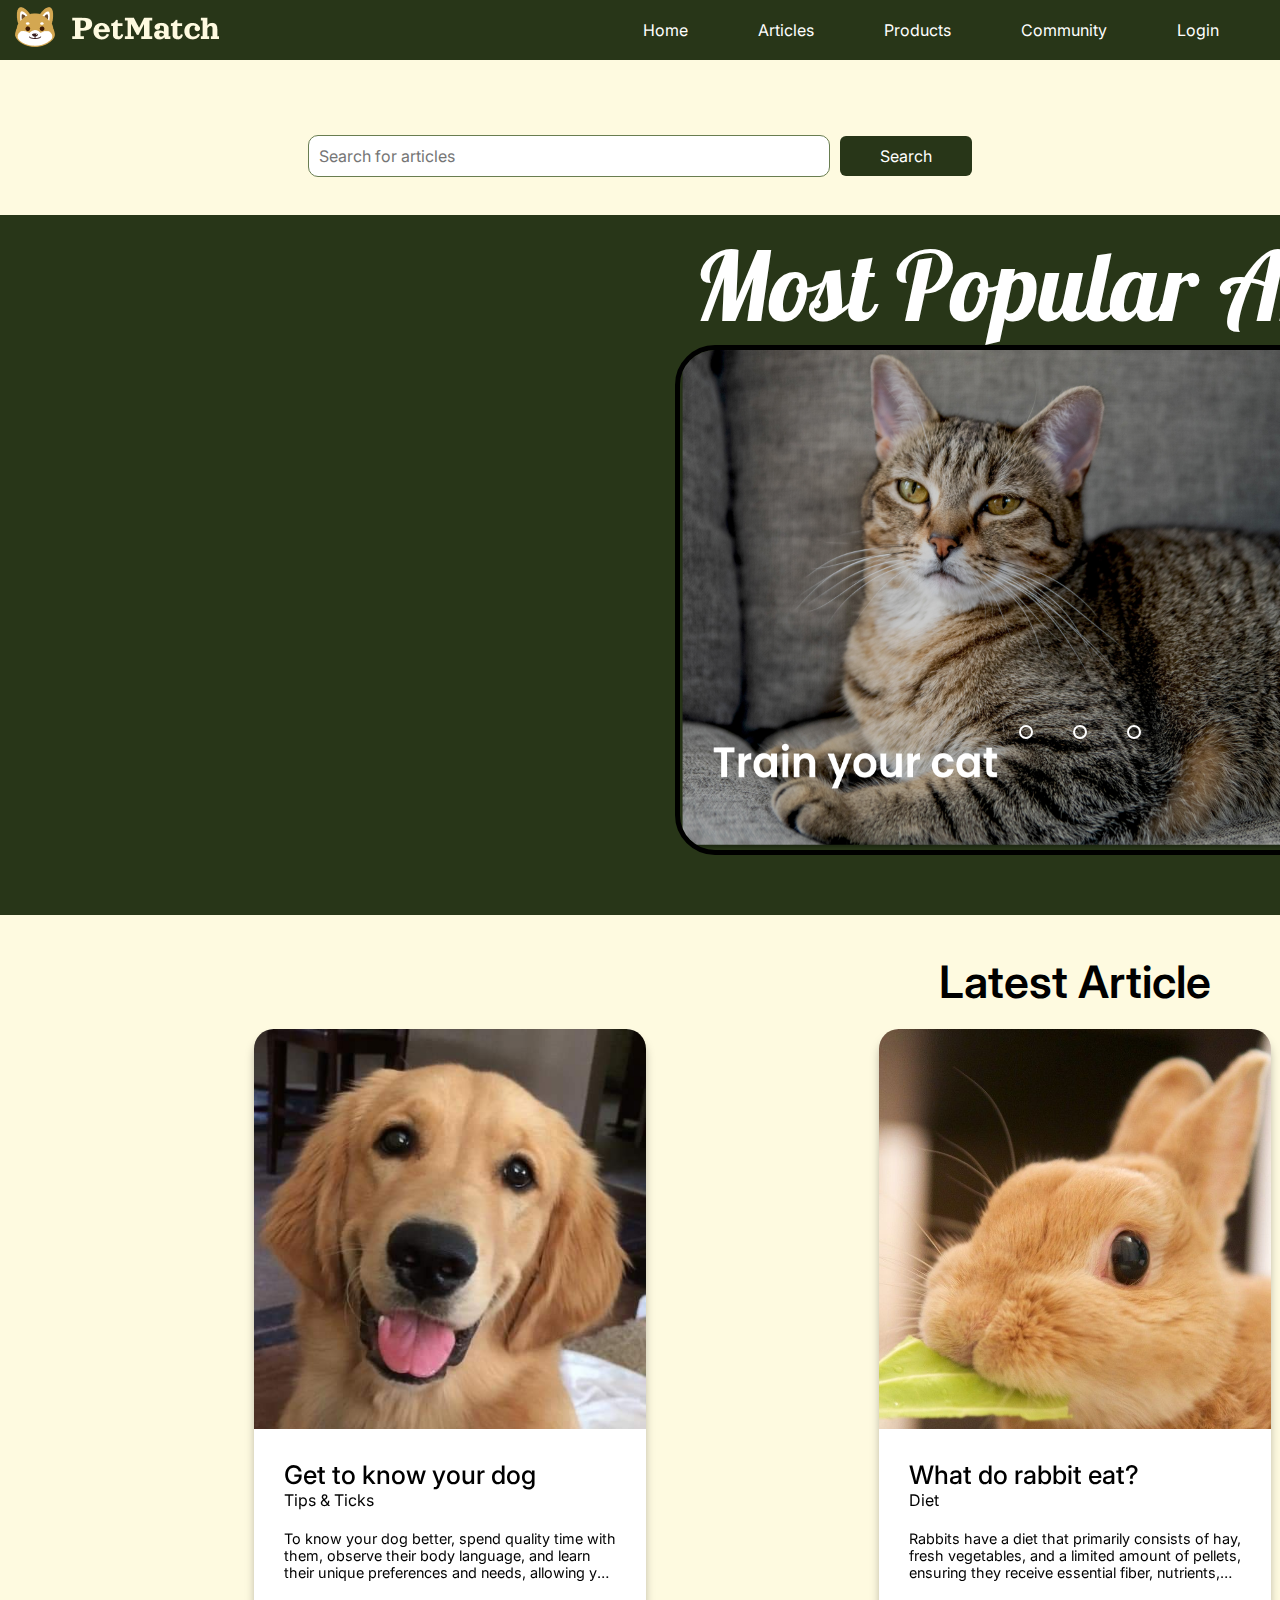
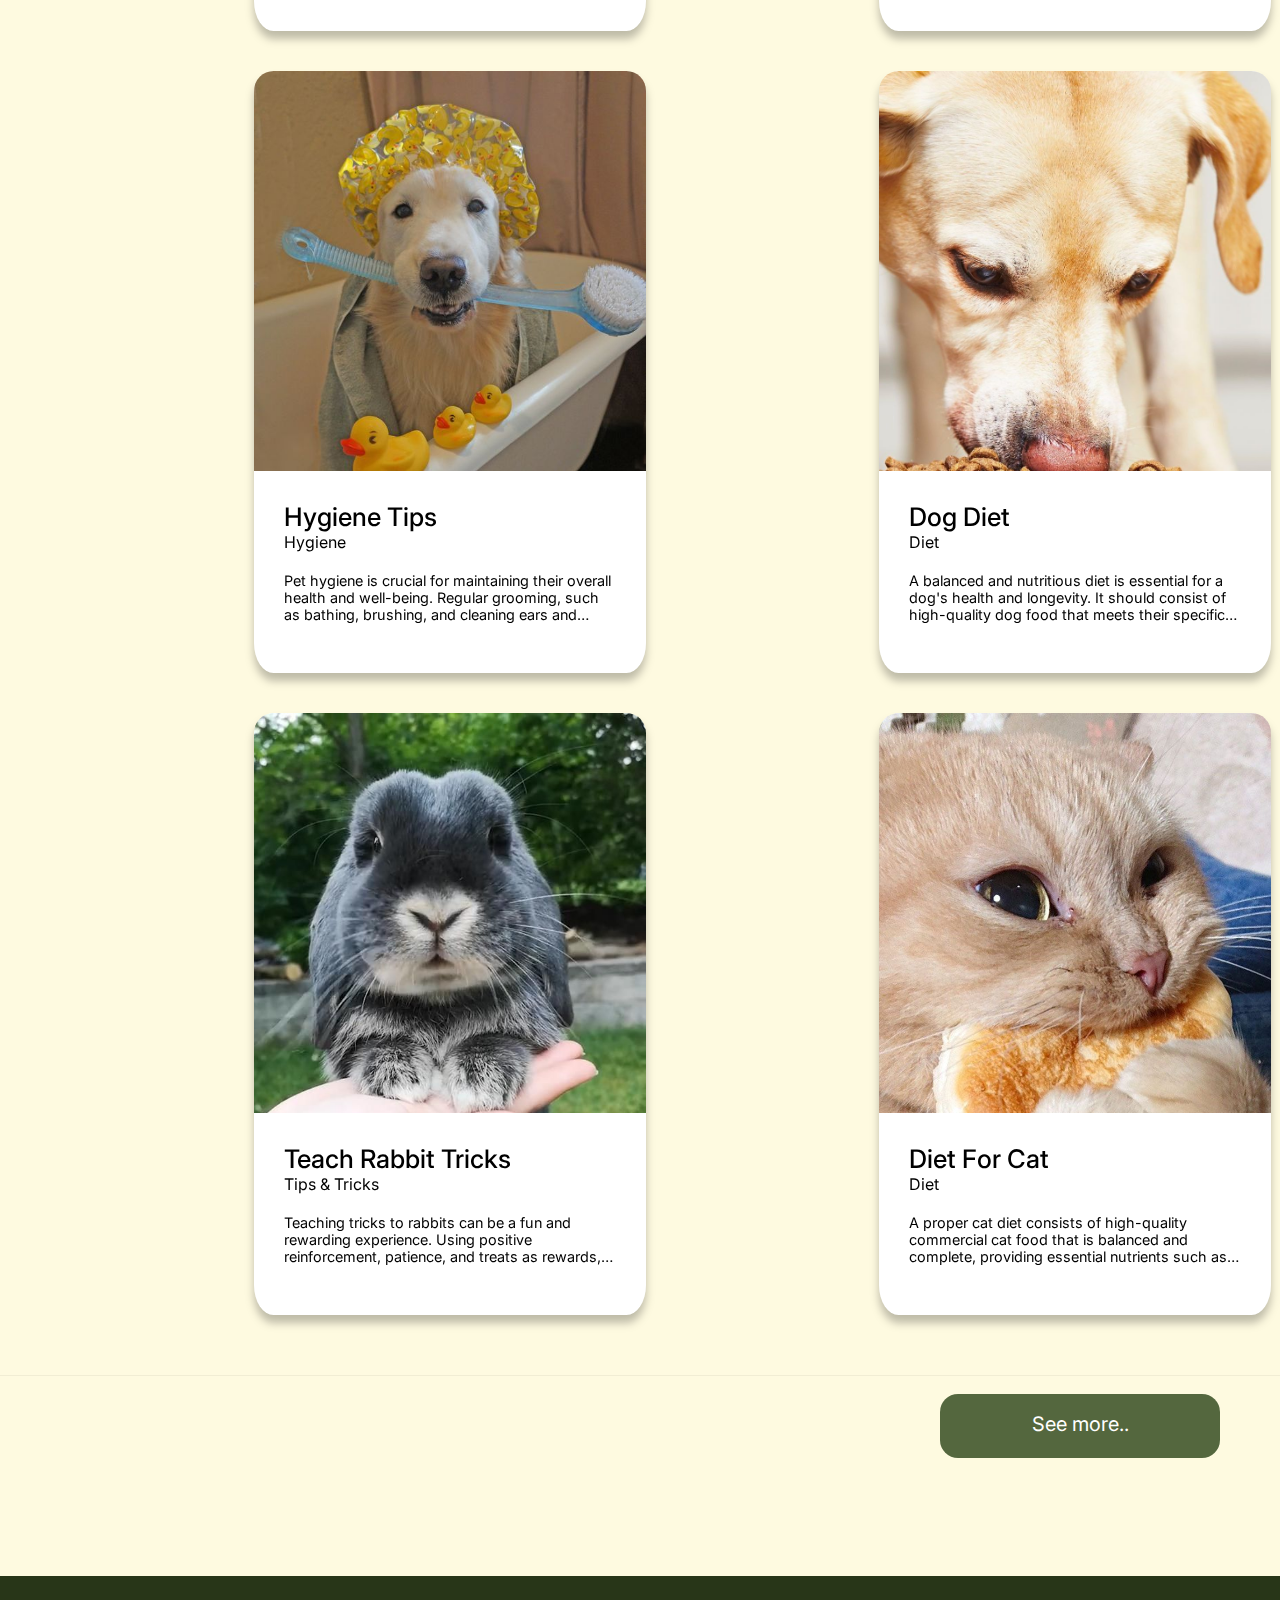
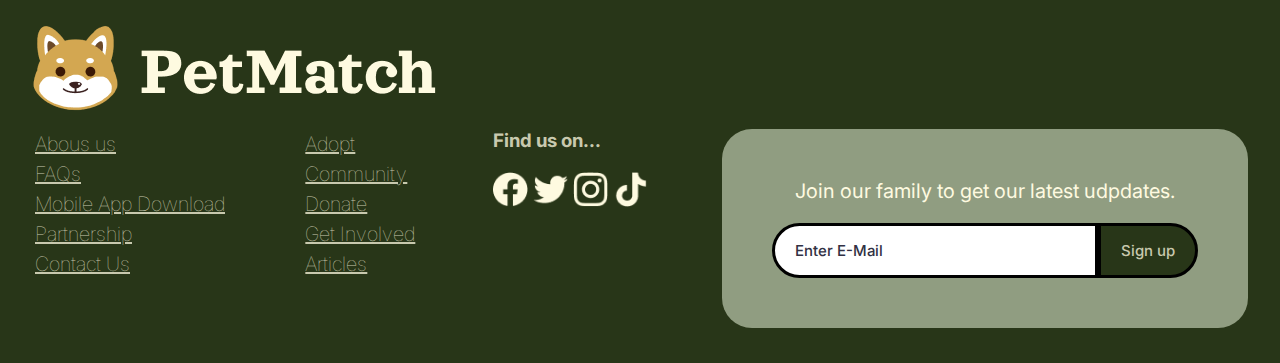
<file: pages/article.html>
<!DOCTYPE html>
<html lang="en">

<head>
    <meta charset="UTF-8">
    <meta http-equiv="X-UA-Compatible" content="IE=edge">
    <meta name="viewport" content="width=device-width, initial-scale=1.0">
    <title>Diet-page</title>
    <link rel="stylesheet" href="../assets/css/article.css">
    <link rel="stylesheet" href="https://fonts.googleapis.com/css?family=Inter">
    <link rel="preconnect" href="https://fonts.googleapis.com">
    <link rel="preconnect" href="https://fonts.gstatic.com" crossorigin>
    <link
        href="https://fonts.googleapis.com/css2?family=Galada&family=Nunito:wght@400;500;600;800&family=Orelega+One&family=Poppins:wght@400;500;600&display=swap"
        rel="stylesheet">
</head>

<body>
    <nav id="navbar">
        <div>
            <a href="../pages/index.html"><img src="../assets/LogoIcons/logo.png" alt="LOGO"></a>
        </div>
        <div id="navbar-container">
            <a href="../pages/index.html">Home</a>
            <a href="../pages/article.html">Articles</a>
            <a href="../pages/product-page.html">Products</a>
            <a href="../pages/community.html">Community</a>
            <a id="nav-profile" href="../pages/login.html">Login</a>
        </div>
    </nav>

    <div class="searchbar">
        <div class="search-container">
            <input type="text" id="search-input" placeholder="Search for articles">
            <button type="submit" id="search-button">Search</button>
        </div>
    </div>

    <div class="slider-wrapper">
        <div class="slide-title">Most Popular Article</div>
        <div class="slider">

            <div class="slide">
                <input type="radio" name="radio-btn" id="radio1">
                <input type="radio" name="radio-btn" id="radio2">
                <input type="radio" name="radio-btn" id="radio3">
                <div class="sliders first">
                    <img src="../assets/ArticleImg/traincat2.png" alt="">
                </div>
                <div class="sliders">
                    <img src="../assets/ArticleImg/Matedog2.png" alt="">
                </div>
                <div class="sliders">
                    <img src="../assets/ArticleImg/CatHygine2.png" alt="">
                </div>


                <div class="nagivation-btn">
                    <div class="nac-btn1"></div>
                    <div class="nac-btn2"></div>
                    <div class="nac-btn3"></div>
                </div>
            </div>

            <div class="nagivation-manual">
                <label for="radio1" class="manual-btn"></label>
                <label for="radio2" class="manual-btn"></label>
                <label for="radio3" class="manual-btn"></label>
            </div>
        </div>
    </div>

    <section id="article">
        <div class="article-heading">
            <h3>Latest Article</h3>
        </div>


        <div class="article-container">
            <div class="article-box">

                <div class="articleimg">
                    <img src="../assets/ArticleImg/AmazingFact.png" alt="article">
                </div>

                <div class="article-text">
                    <a href="#" class="article-title">Get to know your dog</a>
                    <span>Tips & Ticks</span>

                    <p>To know your dog better, spend quality time with them, observe their body language, and learn
                        their unique preferences and needs, allowing you to deepen your bond and provide the best care
                        possible.</p>
                </div>

            </div>

            <div class="article-box">

                <div class="articleimg">
                    <img src="../assets/ArticleImg/CutestBunny.png" alt="article">
                </div>

                <div class="article-text">
                    <a href="#" class="article-title">What do rabbit eat?</a>
                    <span>Diet</span>

                    <p>Rabbits have a diet that primarily consists of hay, fresh vegetables, and a limited amount of
                        pellets, ensuring they receive essential fiber, nutrients, and hydration necessary for their
                        overall health and well-being.</p>
                </div>

            </div>

            <div class="article-box">

                <div class="articleimg">
                    <img src="../assets/ArticleImg/BritishMonkey.jpg" alt="article">
                </div>

                <div class="article-text">
                    <a href="#" class="article-title">Monkey grooming</a>
                    <span>Gromming</span>

                    <p>Monkey grooming is a social behavior where monkeys groom each other by picking through fur,
                        removing parasites, and strengthening social bonds, playing a vital role in communication,
                        hygiene, and social cohesion within monkey communities.</p>
                </div>

            </div>
        </div>




        <div class="article-container">
            <div class="article-box">

                <div class="articleimg">
                    <img src="../assets/ArticleImg/DearLabby.jpg" alt="article">
                </div>

                <div class="article-text">
                    <a href="#" class="article-title">Hygiene Tips</a>
                    <span>Hygiene</span>

                    <p>Pet hygiene is crucial for maintaining their overall health and well-being. Regular grooming,
                        such as bathing, brushing, and cleaning ears and teeth, coupled with proper sanitation of their
                        living spaces, helps prevent infections, keeps them comfortable, and ensures a clean and safe
                        environment.</p>
                </div>

            </div>

            <div class="article-box">

                <div class="articleimg">
                    <img src="../assets/ArticleImg/SlowFeeder.jpg" alt="article">
                </div>

                <div class="article-text">
                    <a href="#" class="article-title">Dog Diet</a>
                    <span>Diet</span>

                    <p>
                        A balanced and nutritious diet is essential for a dog's health and longevity. It should consist
                        of high-quality dog food that meets their specific nutritional needs, including a proper balance
                        of proteins, carbohydrates, fats, vitamins, and minerals.</p>
                </div>

            </div>

            <div class="article-box">

                <div class="articleimg">
                    <img src="../assets/ArticleImg/GamerCapybara.jpg" alt="article">
                </div>

                <div class="article-text">
                    <a href="#" class="article-title">Capybara as pet?!</a>
                    <span>Tips & Tricks</span>

                    <p>While capybaras can make unique and rewarding pets, it's important to consider their specific
                        needs, which include providing a large outdoor space with access to water, maintaining a
                        balanced diet of grasses and vegetables, and ensuring regular social interaction and mental
                        stimulation for their well-being.</p>
                </div>

            </div>
        </div>

        <div class="article-container">
            <div class="article-box">

                <div class="articleimg">
                    <img src="../assets/ArticleImg/EasterRabbit.jpg" alt="article">
                </div>

                <div class="article-text">
                    <a href="#" class="article-title">Teach Rabbit Tricks</a>
                    <span>Tips & Tricks</span>

                    <p>Teaching tricks to rabbits can be a fun and rewarding experience. Using positive reinforcement,
                        patience, and treats as rewards, you can gradually train your rabbit to perform simple tricks
                        like hopping through hoops or standing on hind legs, strengthening the bond between you and your
                        furry friend.</p>
                </div>

            </div>

            <div class="article-box">

                <div class="articleimg">
                    <img src="../assets/ArticleImg/TumblrUser.jpg" alt="article">
                </div>

                <div class="article-text">
                    <a href="#" class="article-title">Diet For Cat</a>
                    <span>Diet</span>

                    <p>A proper cat diet consists of high-quality commercial cat food that is balanced and complete,
                        providing essential nutrients such as protein, fats, vitamins, and minerals. It's important to
                        feed them appropriate portions based on their age, weight, and activity level to maintain a
                        healthy weight and overall well-being.</p>
                </div>

            </div>

            <div class="article-box">

                <div class="articleimg">
                    <img src="../assets/ArticleImg/MondayStrike.jpg" alt="article">
                </div>

                <div class="article-text">
                    <a href="#" class="article-title">Why My Cat Lazy??</a>
                    <span>Tips & Tricks</span>

                    <p>Cats may appear lazy due to natural feline behaviors such as conserving energy, being more active
                        during dawn and dusk, or simply having a relaxed temperament. However, if your cat's laziness is
                        accompanied by other concerning symptoms like decreased appetite or lethargy, it's best to
                        consult a veterinarian to rule out any underlying health issues.</p>
                </div>

            </div>
        </div>


    </section>

    <div class="seemore-wrapper">
        <div class="seemore-box">
            <p>See more..</p>
        </div>
    </div>

    <footer id="footer">
        <div id="footer-logo">
            <img src="../assets/LogoIcons/Footer-Logo.png" alt="LOGO">
        </div>

        <div class="footer-container">
            <div class="about-us-1">
                <a>Abous us</a>
                <a>FAQs</a>
                <a>Mobile App Download</a>
                <a>Partnership</a>
                <a>Contact Us</a>
            </div>

            <div class="about-us-2">
                <a>Adopt</a>
                <a>Community</a>
                <a>Donate</a>
                <a>Get Involved</a>
                <a>Articles</a>
            </div>

            <div class="find-us">
                <h3>Find us on...</h3>
                <br>
                <div class="social-media">
                    <img src="../assets/SocialMedia/Facebook - Negative.png" alt="">
                    <img src="../assets/SocialMedia/Twitter - Negative.png" alt="">
                    <img src="../assets/SocialMedia/Instagram - Negative.png" alt="">
                    <img src="../assets/SocialMedia/TikTok - Negative.png" alt="">
                </div>
            </div>

            <div class="get-updates">
                <label for="input-label">Join our family to get our latest udpdates.</label>
                <div class="input-container">
                    <input type="text" placeholder="Enter E-Mail" id="enter-email">
                    <input type="submit" value="Sign up">
                </div>
            </div>
        </div>
    </footer>

</body>
<script src="../js/main.js"></script>

</html>
</file>
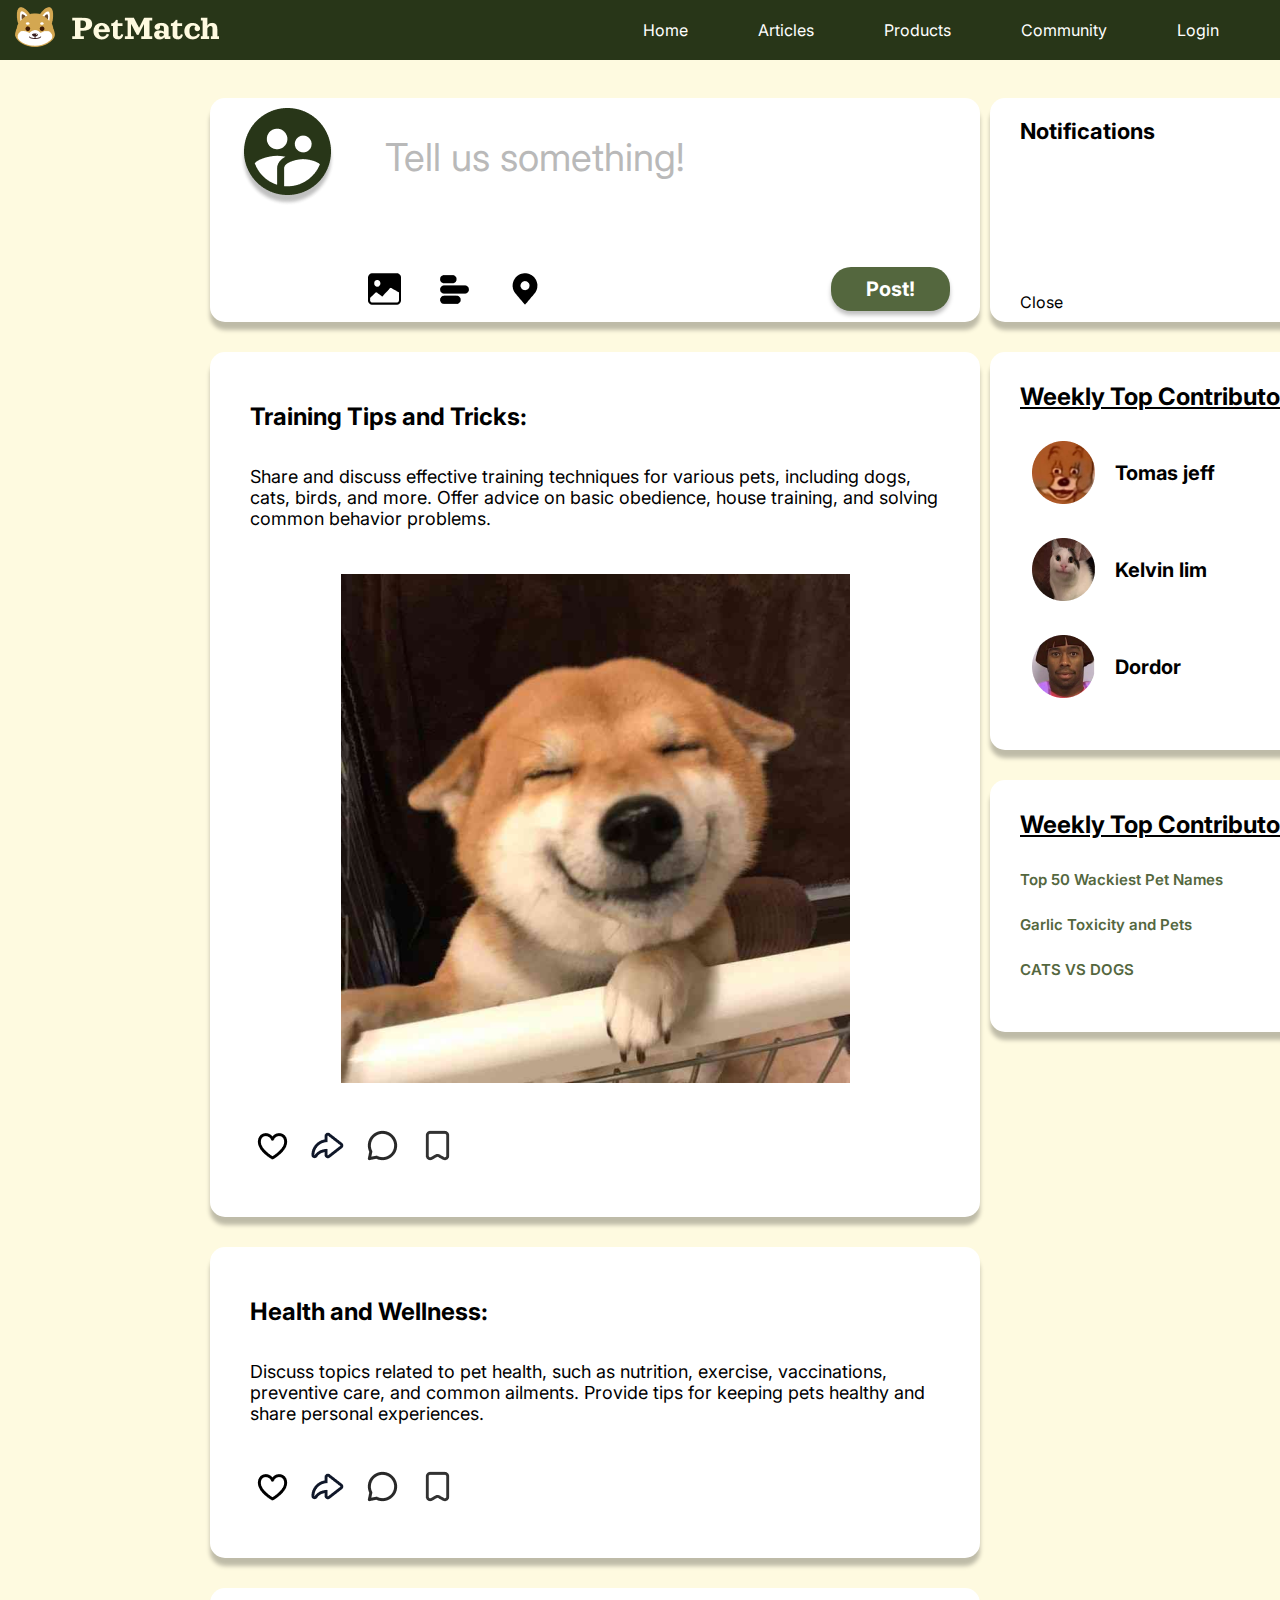
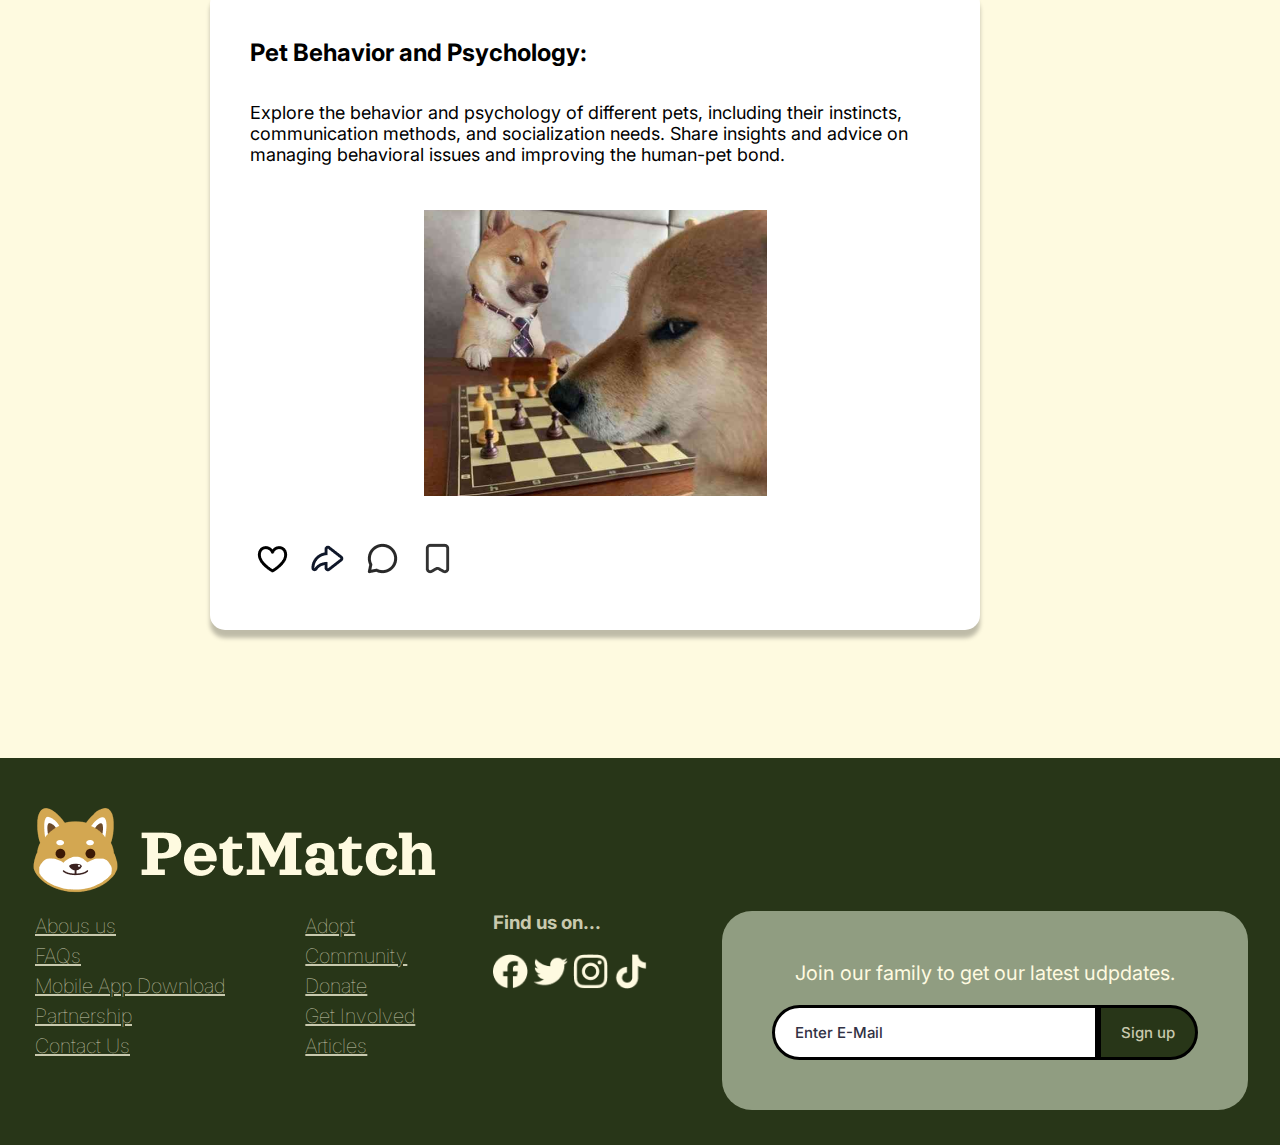
<file: pages/community.html>
<!DOCTYPE html>
<html lang="en">

<head>
    <meta charset="UTF-8">
    <meta http-equiv="X-UA-Compatible" content="IE=edge">
    <meta name="viewport" content="width=device-width, initial-scale=1.0">
    <title>Community</title>
    <link rel="stylesheet" href="../assets/css/community.css">
    <link rel="stylesheet" href="https://fonts.googleapis.com/css?family=Inter">
</head>

<body>
    <nav id="navbar">
        <div>
            <a href="../pages/index.html"><img src="../assets/LogoIcons/logo.png" alt="LOGO"></a>
        </div>
        <div id="navbar-container">
            <a href="../pages/index.html">Home</a>
            <a href="../pages/article.html">Articles</a>
            <a href="../pages/product-page.html">Products</a>
            <a href="../pages/community.html">Community</a>
            <a id="nav-profile" href="../pages/login.html">Login</a>
        </div>
    </nav>

    <div class="comunity">
        <div class="left-bar">
            <div class="top">
                <div class="a">
                    <img src="../assets/Comunity/UserIcon.png" alt="">
                    <div class="title">
                        <input type="text" name="title" placeholder="Tell us something!">
                    </div>
                </div>
                <div class="b">
                    <img src="../assets/Comunity/bi_image-fill.png" alt="">
                    <img src="../assets/Comunity/fluent_poll-horizontal-16-filled.png" alt="">
                    <img src="../assets/Comunity/carbon_location-filled.png" alt="">
                    <button>Post!</button>
                </div>
            </div>
            <div class="post">
                <div class="title">
                    <t>Training Tips and Tricks:</t>
                </div>
                <div class="info">
                    <p>Share and discuss effective training techniques for various pets, including
                        dogs, cats, birds, and more. Offer advice on basic obedience, house training, and
                        solving common behavior problems.</p>
                </div>
                <div class="g"><img src="../assets/Comunity/smiledog.png" alt=""></div>
                <div class="icon">
                    <div class="i"><img src="../assets/Comunity/heart-01 1.png" alt=""></div>
                    <div class="i"><img src="../assets/Comunity/share 1.png" alt=""></div>
                    <div class="i"><img src="../assets/Comunity/comment.png" alt=""></div>
                    <div class="i"><img src="../assets/Comunity/bookmark 3.png" alt=""></div>
                </div>
            </div>
            <div class="post">
                <div class="title">
                    <t>Health and Wellness:</t>
                </div>
                <div class="info">
                    <p>Discuss topics related to pet health, such as nutrition, exercise, vaccinations,
                        preventive care, and common ailments. Provide tips for keeping pets healthy
                        and share personal experiences.</p>
                </div>
                <div class="icon">
                    <div class="i"><img src="../assets/Comunity/heart-01 1.png" alt=""></div>
                    <div class="i"><img src="../assets/Comunity/share 1.png" alt=""></div>
                    <div class="i"><img src="../assets/Comunity/comment.png" alt=""></div>
                    <div class="i"><img src="../assets/Comunity/bookmark 3.png" alt=""></div>
                </div>
            </div>
            <div class="post">
                <div class="title">
                    <t>Pet Behavior and Psychology:</t>
                </div>
                <div class="info">
                    <p>Explore the behavior and psychology of different pets, including their instincts,
                        communication methods, and socialization needs. Share insights and advice on
                        managing behavioral issues and improving the human-pet bond.</p>
                </div>
                <div class="g"><img src="../assets/Comunity/chessdog.png" alt=""></div>
                <div class="icon">
                    <div class="i"><img src="../assets/Comunity/heart-01 1.png" alt=""></div>
                    <div class="i"><img src="../assets/Comunity/share 1.png" alt=""></div>
                    <div class="i"><img src="../assets/Comunity/comment.png" alt=""></div>
                    <div class="i"><img src="../assets/Comunity/bookmark 3.png" alt=""></div>
                </div>
            </div>
        </div>
        <div class="right-bar">
            <div id="notiv">
                <h1>Notifications</h1>
                <t id="button-cursor" onclick="Close()">Close</t>
            </div>
            <div id="top">
                <h1>Weekly Top Contributors</h1>
                <div class="user">
                    <img src="../assets/Comunity/tomas.png" alt="">
                    <t>Tomas jeff</t>
                </div>
                <div class="user">
                    <img src="../assets/Comunity/kelvin.png" alt="">
                    <t>Kelvin lim</t>
                </div>
                <div class="user">
                    <img src="../assets/Comunity/dordor.png" alt="">
                    <t>Dordor</t>
                </div>
            </div>
            <div class="hot">
                <h1>Weekly Top Contributors</h1>
                <ul>
                    <li>
                        <t>Top 50 Wackiest Pet Names</t>
                        <img src="../assets/Comunity/Arrow_Right.png" alt="">
                    </li>
                    <li>
                        <t>Garlic Toxicity and Pets</t>
                        <img src="../assets/Comunity/Arrow_Right.png" alt="">
                    </li>
                    <li>
                        <t>CATS VS DOGS</t>
                        <img src="../assets/Comunity/Arrow_Right.png" alt="">
                    </li>
                </ul>
            </div>
        </div>
    </div>



    <footer id="footer">
        <div id="footer-logo">
            <img src="../assets/LogoIcons/Footer-Logo.png" alt="LOGO">
        </div>

        <div class="footer-container">
            <div class="about-us-1">
                <a>Abous us</a>
                <a>FAQs</a>
                <a>Mobile App Download</a>
                <a>Partnership</a>
                <a>Contact Us</a>
            </div>

            <div class="about-us-2">
                <a>Adopt</a>
                <a>Community</a>
                <a>Donate</a>
                <a>Get Involved</a>
                <a>Articles</a>
            </div>

            <div class="find-us">
                <h3>Find us on...</h3>
                <br>
                <div class="social-media">
                    <img src="../assets/SocialMedia/Facebook - Negative.png" alt="">
                    <img src="../assets/SocialMedia/Twitter - Negative.png" alt="">
                    <img src="../assets/SocialMedia/Instagram - Negative.png" alt="">
                    <img src="../assets/SocialMedia/TikTok - Negative.png" alt="">
                </div>
            </div>

            <div class="get-updates">
                <label for="input-label">Join our family to get our latest udpdates.</label>
                <div class="input-container">
                    <input type="text" placeholder="Enter E-Mail" id="enter-email">
                    <input type="submit" value="Sign up">
                </div>
            </div>
        </div>
    </footer>

</body>
<script src="../js/main.js"></script>
<script src="../js/community.js"></script>

</html>
</file>
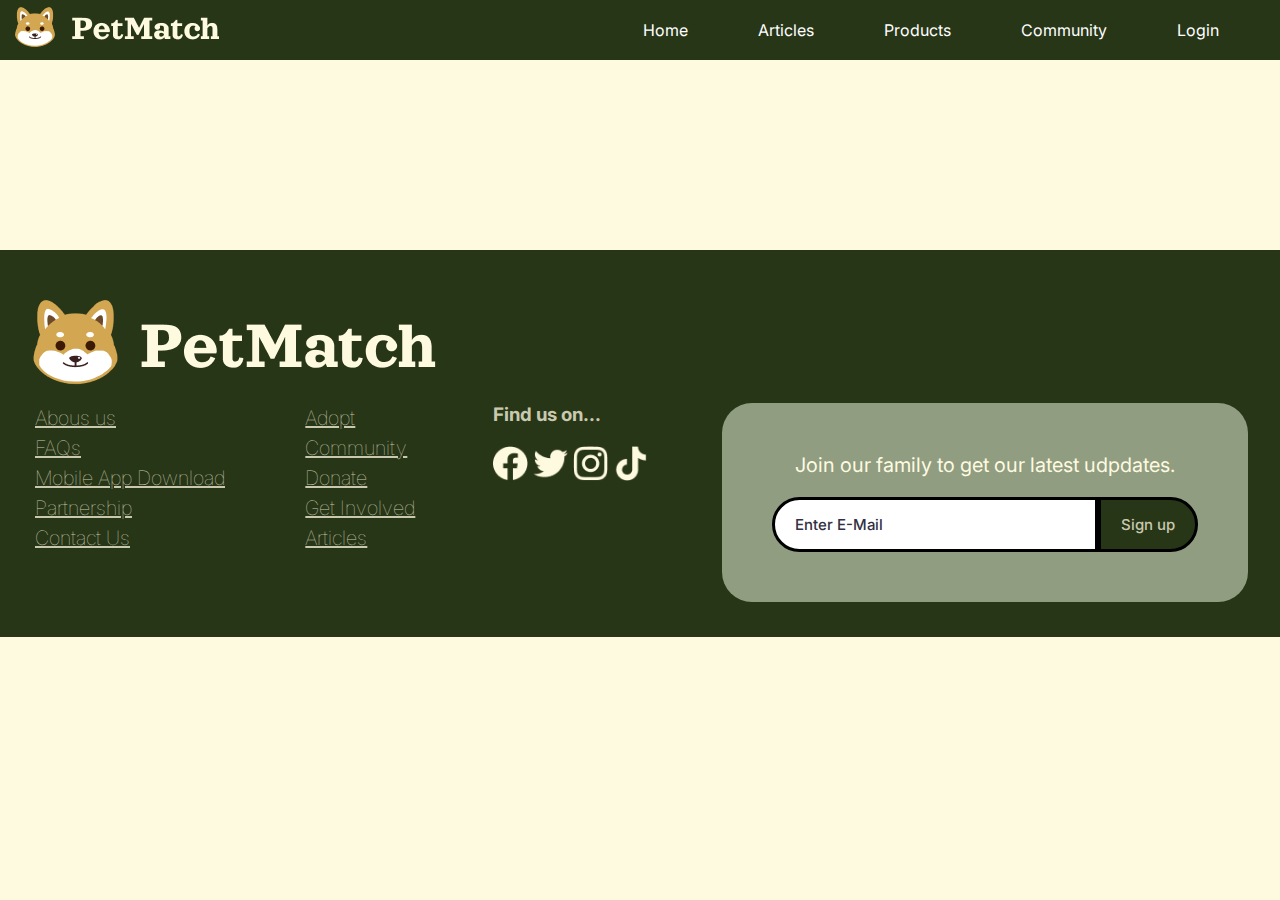
<file: pages/components.html>
<!DOCTYPE html>
<html lang="en">

<head>
    <meta charset="UTF-8">
    <meta http-equiv="X-UA-Compatible" content="IE=edge">
    <meta name="viewport" content="width=device-width, initial-scale=1.0">
    <title>Component</title>
    <link rel="stylesheet" href="../assets/css/components.css">
    <link rel="stylesheet" href="https://fonts.googleapis.com/css?family=Inter">
</head>

<body>
    <nav id="navbar">
        <div>
            <a href="../pages/index.html"><img src="../assets/LogoIcons/logo.png" alt="LOGO"></a>
        </div>
        <div id="navbar-container">
            <a href="../pages/index.html">Home</a>
            <a href="../pages/article.html">Articles</a>
            <a href="../pages/product-page.html">Products</a>
            <a href="../pages/community.html">Community</a>
            <a id="nav-profile" href="../pages/login.html">Login</a>
        </div>
    </nav>

    <footer id="footer">
        <div id="footer-logo">
            <img src="../assets/LogoIcons/Footer-Logo.png" alt="LOGO">
        </div>

        <div class="footer-container">
            <div class="about-us-1">
                <a>Abous us</a>
                <a>FAQs</a>
                <a>Mobile App Download</a>
                <a>Partnership</a>
                <a>Contact Us</a>
            </div>

            <div class="about-us-2">
                <a>Adopt</a>
                <a>Community</a>
                <a>Donate</a>
                <a>Get Involved</a>
                <a>Articles</a>
            </div>

            <div class="find-us">
                <h3>Find us on...</h3>
                <br>
                <div class="social-media">
                    <img src="../assets/SocialMedia/Facebook - Negative.png" alt="">
                    <img src="../assets/SocialMedia/Twitter - Negative.png" alt="">
                    <img src="../assets/SocialMedia/Instagram - Negative.png" alt="">
                    <img src="../assets/SocialMedia/TikTok - Negative.png" alt="">
                </div>
            </div>

            <div class="get-updates">
                <label for="input-label">Join our family to get our latest udpdates.</label>
                <div class="input-container">
                    <input type="text" placeholder="Enter E-Mail" id="enter-email">
                    <input type="submit" value="Sign up">
                </div>
            </div>

        </div>



    </footer>
</body>
<script src="../js/main.js"></script>

</html>
</file>
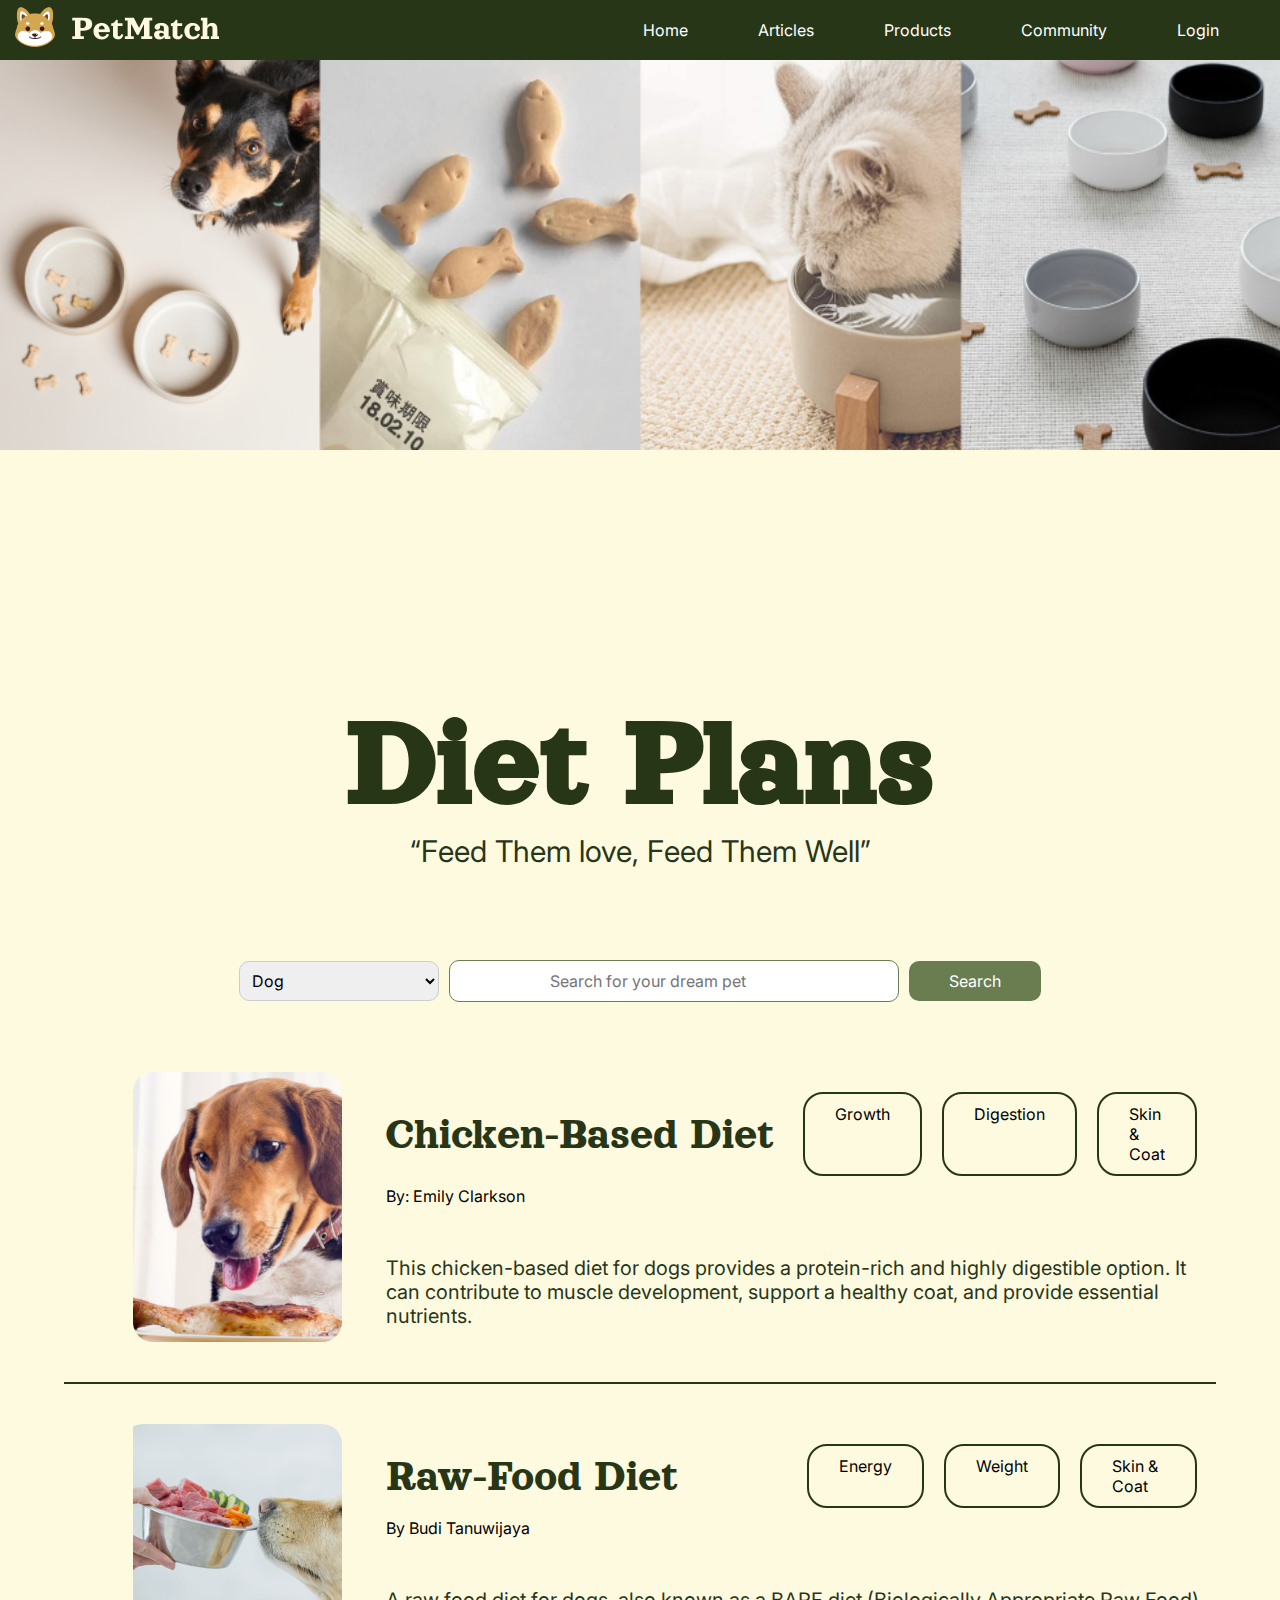
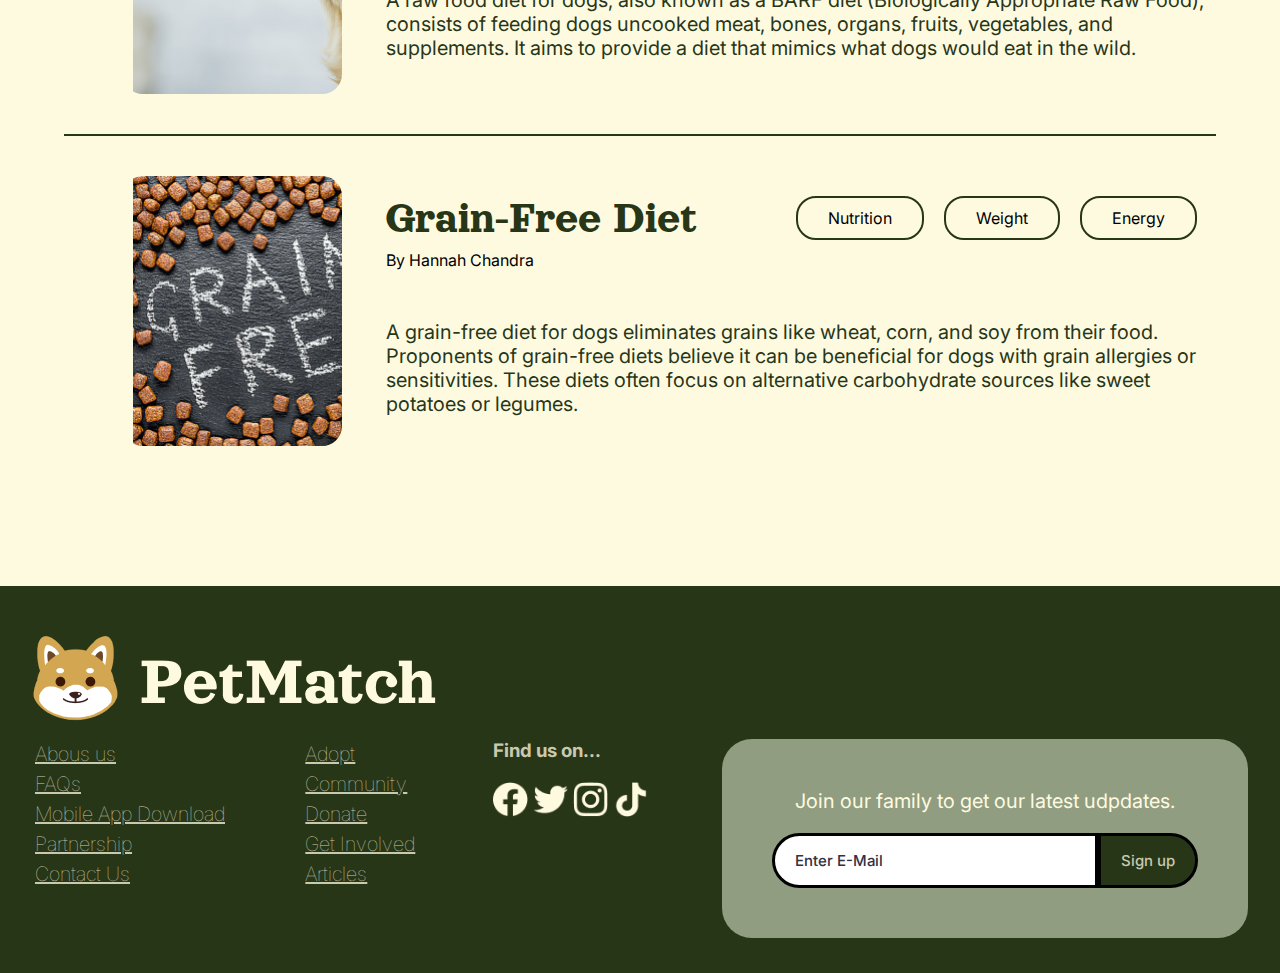
<file: pages/diet-page.html>
<!DOCTYPE html>
<html lang="en">

<head>
    <meta charset="UTF-8">
    <meta http-equiv="X-UA-Compatible" content="IE=edge">
    <meta name="viewport" content="width=device-width, initial-scale=1.0">
    <title>Article</title>
    <link rel="stylesheet" href="../assets/css/diet-page.css">
    <link rel="stylesheet" href="https://fonts.googleapis.com/css?family=Inter">
    <link rel="preconnect" href="https://fonts.googleapis.com">
    <link rel="preconnect" href="https://fonts.gstatic.com" crossorigin>
    <link
        href="https://fonts.googleapis.com/css2?family=Nunito:wght@400;500;600;800&family=Orelega+One&family=Poppins:wght@400;500;600&display=swap"
        rel="stylesheet">
</head>

<body>
    <nav id="navbar">
        <div>
            <a href="../pages/index.html"><img src="../assets/LogoIcons/logo.png" alt="LOGO"></a>
        </div>
        <div id="navbar-container">
            <a href="../pages/index.html">Home</a>
            <a href="../pages/article.html">Articles</a>
            <a href="../pages/product-page.html">Products</a>
            <a href="../pages/community.html">Community</a>
            <a id="nav-profile" href="../pages/login.html">Login</a>
        </div>
    </nav>

    <div class="heading-pic-wrapper">
        <div class="heading-pic">
            <img src="..\assets\diet pic\header pic.png" alt="">

        </div>
    </div>

    <div class="main">
        <div class="diet-plan-heading">
            <h1>Diet Plans</h1>
            <p>“Feed Them love, Feed Them Well”</p>
        </div>


    </div>

    <div class="searchbar">
        <div class="search-container">
            <div class="dropdown">
                <select id="animals">
                    <option value="dog">Dog</option>
                    <option value="cat">Cat</option>
                    <option value="rabbit">Rabbit</option>
                    <option value="others">Others</option>
                </select>
            </div>
            <input type="text" id="search-input" placeholder="Search for your dream pet">
            <button type="submit" id="search-button">Search</button>
        </div>
    </div>

    <div class="content clearfix">
        <div class="main-content">
            <!-- <div class="diet-plan-title">Title</div> -->

            <div class="diet-plan">
                <img src="../assets/diet pic/Mask group.png" alt="" class="dietimg">
                <div class="diet-plan-preview">
                    <div class="title">
                        <h1>Chicken-Based Diet</h1>
                        <div class="item">
                            <div class="catagory">Growth</div>
                            <div class="catagory">Digestion</div>
                            <div class="catagory">Skin & Coat</div>
                        </div>
                    </div>
                    <p>By: Emily Clarkson</p>
                    <p class="preview-text">
                        This chicken-based diet for dogs provides a protein-rich and highly digestible option. It can
                        contribute to muscle development, support a healthy coat, and provide essential nutrients.
                    </p>
                </div>
            </div>
        </div>
        <hr>
        <div class="main-content">
            <!-- <div class="diet-plan-title">Title</div> -->

            <div class="diet-plan">
                <img src="../assets/diet pic/image 28.png" alt="" class="dietimg">
                <div class="diet-plan-preview">
                    <div class="title">
                        <h1>Raw-Food Diet</h1>
                        <div class="item">
                            <div class="catagory">Energy</div>
                            <div class="catagory">Weight</div>
                            <div class="catagory">Skin & Coat</div>
                        </div>
                    </div>
                    <p>By Budi Tanuwijaya</p>
                    <p class="preview-text">
                        A raw food diet for dogs, also known as a BARF diet (Biologically Appropriate Raw Food),
                        consists of feeding dogs uncooked meat, bones, organs, fruits, vegetables, and supplements. It
                        aims to provide a diet that mimics what dogs would eat in the wild.
                    </p>
                </div>
            </div>
        </div>
        <hr>
        <div class="main-content">
            <!-- <div class="diet-plan-title">Title</div> -->

            <div class="diet-plan">
                <img src="../assets/diet pic/image 29.png" alt="" class="dietimg">
                <div class="diet-plan-preview">
                    <div class="title">
                        <h1>Grain-Free Diet</h1>
                        <div class="item">
                            <div class="catagory">Nutrition</div>
                            <div class="catagory">Weight</div>
                            <div class="catagory">Energy</div>
                        </div>
                    </div>
                    <p>By Hannah Chandra</p>
                    <p class="preview-text">
                        A grain-free diet for dogs eliminates grains like wheat, corn, and soy from their food.
                        Proponents of grain-free diets believe it can be beneficial for dogs with grain allergies or
                        sensitivities. These diets often focus on alternative carbohydrate sources like sweet potatoes
                        or legumes. </p>
                </div>
            </div>
        </div>
    </div>


    <footer id="footer">
        <div id="footer-logo">
            <img src="../assets/LogoIcons/Footer-Logo.png" alt="LOGO">
        </div>

        <div class="footer-container">
            <div class="about-us-1">
                <a>Abous us</a>
                <a>FAQs</a>
                <a>Mobile App Download</a>
                <a>Partnership</a>
                <a>Contact Us</a>
            </div>

            <div class="about-us-2">
                <a>Adopt</a>
                <a>Community</a>
                <a>Donate</a>
                <a>Get Involved</a>
                <a>Articles</a>
            </div>

            <div class="find-us">
                <h3>Find us on...</h3>
                <br>
                <div class="social-media">
                    <img src="../assets/SocialMedia/Facebook - Negative.png" alt="">
                    <img src="../assets/SocialMedia/Twitter - Negative.png" alt="">
                    <img src="../assets/SocialMedia/Instagram - Negative.png" alt="">
                    <img src="../assets/SocialMedia/TikTok - Negative.png" alt="">
                </div>
            </div>

            <div class="get-updates">
                <label for="input-label">Join our family to get our latest udpdates.</label>
                <div class="input-container">
                    <input type="text" placeholder="Enter E-Mail" id="enter-email">
                    <input type="submit" value="Sign up">
                </div>
            </div>
        </div>
    </footer>


</body>
<script src="../js/main.js"></script>

</html>
</file>
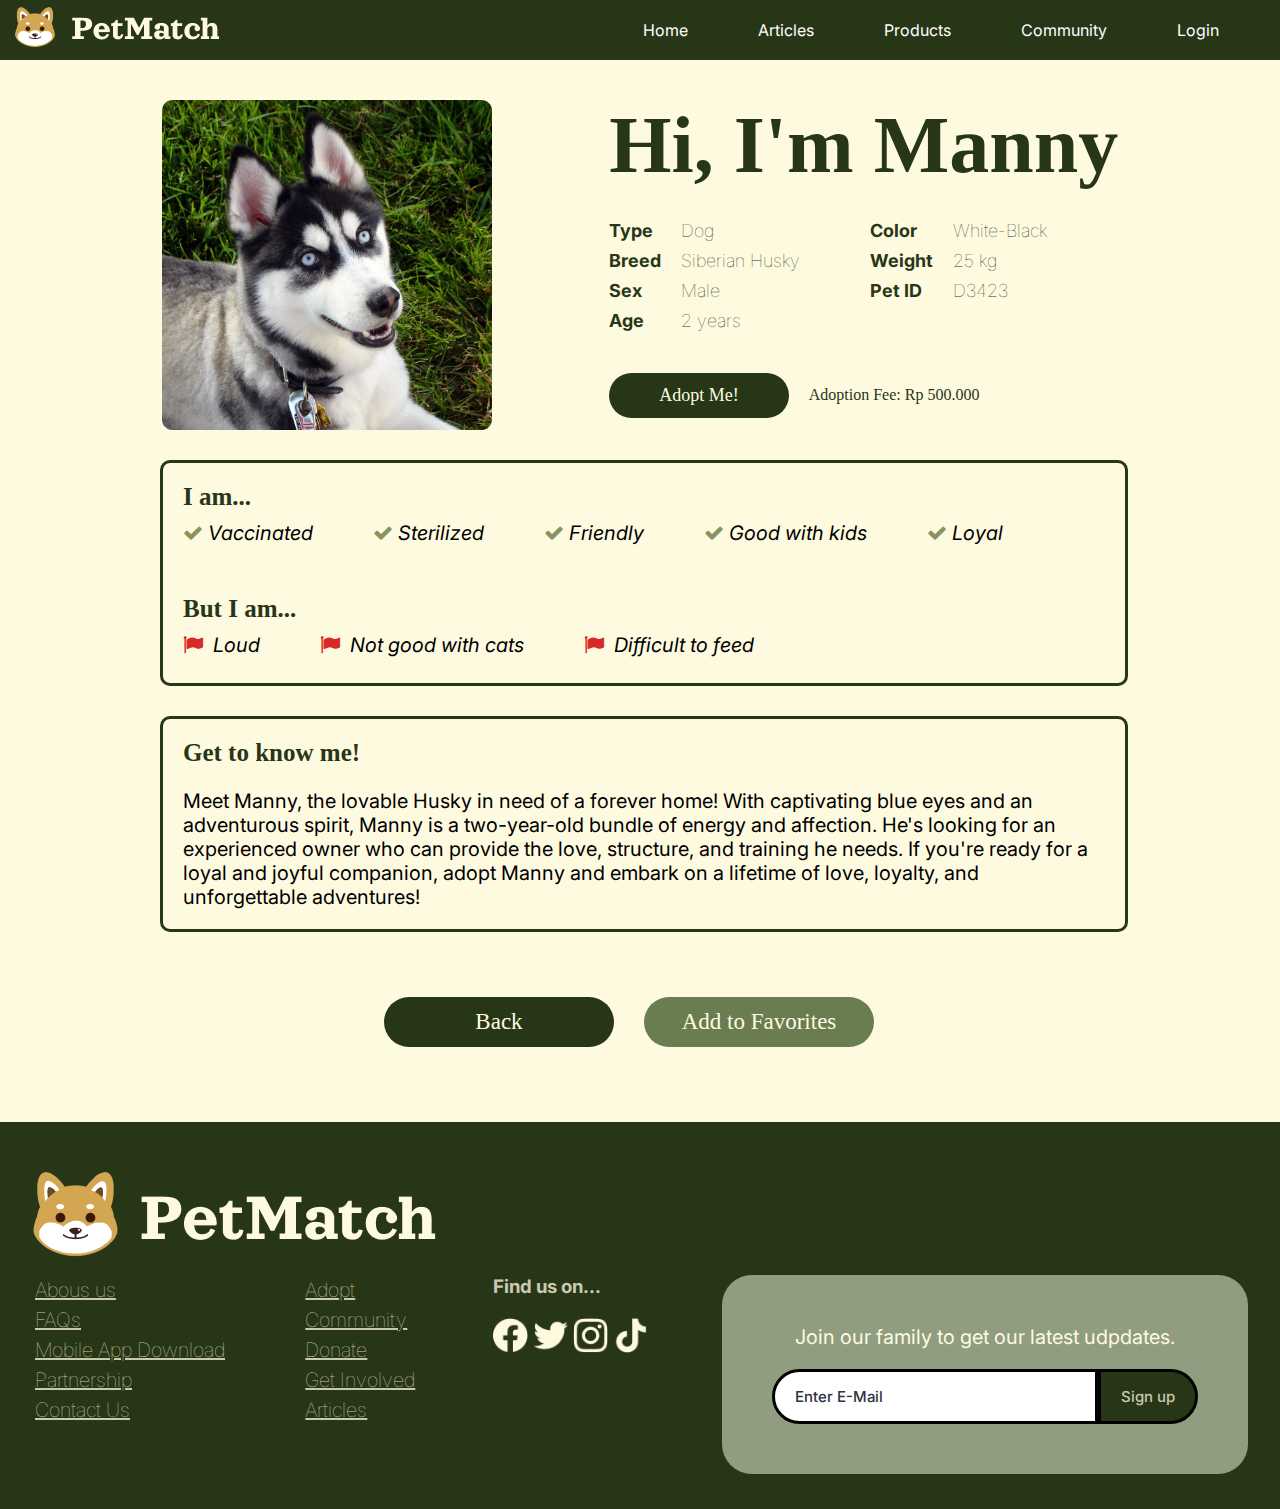
<file: pages/pet-profile.html>
<!DOCTYPE html>
<html lang="en">

<head>
    <meta charset="UTF-8">
    <meta http-equiv="X-UA-Compatible" content="IE=edge">
    <meta name="viewport" content="width=device-width, initial-scale=1.0">
    <title>Pet's Profile</title>
    <link rel="stylesheet" href="../assets/css/pet-profile.css">
    <link rel="stylesheet" href="https://cdnjs.cloudflare.com/ajax/libs/font-awesome/4.7.0/css/font-awesome.min.css">
    <link rel="stylesheet" href="https://fonts.googleapis.com/css?family=Inter">
</head>

<body>
    <nav id="navbar">
        <div>
            <a href="../pages/index.html"><img src="../assets/LogoIcons/logo.png" alt="LOGO"></a>
        </div>
        <div id="navbar-container">
            <a href="../pages/index.html">Home</a>
            <a href="../pages/article.html">Articles</a>
            <a href="../pages/product-page.html">Products</a>
            <a href="../pages/community.html">Community</a>
            <a id="nav-profile" href="../pages/login.html">Login</a>
        </div>
    </nav>

    <!-- profile -->
    <div id="profile">
        <img src="../assets/images/manny.png">
        <div class="details">
            <h2>Hi, I'm Manny</h2>
            <div class="left_right">
                <div class="left">
                    <ul class="title">
                        <li>Type</li>
                        <li>Breed</li>
                        <li>Sex</li>
                        <li>Age</li>
                    </ul>
                    <ul class="text">
                        <li>Dog</li>
                        <li>Siberian Husky</li>
                        <li>Male</li>
                        <li>2 years</li>
                    </ul>
                </div>
                <div class="right">
                    <ul class="title">
                        <li>Color</li>
                        <li>Weight</li>
                        <li>Pet ID</li>
                    </ul>
                    <ul class="text">
                        <li>White-Black</li>
                        <li>25 kg</li>
                        <li>D3423</li>
                    </ul>
                </div>
            </div>
            <div class="adoptMe">
                <button>Adopt Me!</button>
                <p>Adoption Fee: Rp 500.000</p>
            </div>
        </div>
    </div>

    <!-- pet info -->
    <div id="pet_info">
        <div class="i_am">
            <div class="title">I am...</div>
            <ul>
                <li><i class="fa fa-check"></i>Vaccinated</li>
                <li><i class="fa fa-check"></i>Sterilized</li>
                <li><i class="fa fa-check"></i>Friendly</li>
                <li><i class="fa fa-check"></i>Good with kids</li>
                <li><i class="fa fa-check"></i>Loyal</li>
            </ul>
        </div>
        <div class="but_i_am">
            <div class="title">But I am...</div>
            <ul>
                <li><i class="fa fa-flag"></i>Loud</li>
                <li><i class="fa fa-flag"></i>Not good with cats</li>
                <li><i class="fa fa-flag"></i>Difficult to feed</li>
            </ul>
        </div>
    </div>

    <div id="pet_desc">
        <div class="title">Get to know me!</div>
        <div class="text">
            Meet Manny, the lovable Husky in need of a forever home! With captivating blue eyes and an adventurous
            spirit, Manny is a two-year-old bundle of energy and affection. He's looking for an experienced owner who
            can provide the love, structure, and training he needs. If you're ready for a loyal and joyful companion,
            adopt Manny and embark on a lifetime of love, loyalty, and unforgettable adventures!
        </div>
    </div>

    <div id="buttons">
        <button class="back"><a href="rehome.html">Back</a></button>
        <button class="fav" onclick="addToFav()">Add to Favorites</button>
    </div>

    <footer id="footer">
        <div id="footer-logo">
            <img src="../assets/LogoIcons/Footer-Logo.png" alt="LOGO">
        </div>

        <div class="footer-container">
            <div class="about-us-1">
                <a>Abous us</a>
                <a>FAQs</a>
                <a>Mobile App Download</a>
                <a>Partnership</a>
                <a>Contact Us</a>
            </div>

            <div class="about-us-2">
                <a>Adopt</a>
                <a>Community</a>
                <a>Donate</a>
                <a>Get Involved</a>
                <a>Articles</a>
            </div>

            <div class="find-us">
                <h3>Find us on...</h3>
                <br>
                <div class="social-media">
                    <img src="../assets/SocialMedia/Facebook - Negative.png" alt="">
                    <img src="../assets/SocialMedia/Twitter - Negative.png" alt="">
                    <img src="../assets/SocialMedia/Instagram - Negative.png" alt="">
                    <img src="../assets/SocialMedia/TikTok - Negative.png" alt="">
                </div>
            </div>

            <div class="get-updates">
                <label for="input-label">Join our family to get our latest udpdates.</label>
                <div class="input-container">
                    <input type="text" placeholder="Enter E-Mail" id="enter-email">
                    <input type="submit" value="Sign up">
                </div>
            </div>
        </div>
    </footer>

</body>
<script src="../js/main.js"></script>

</html>
</file>
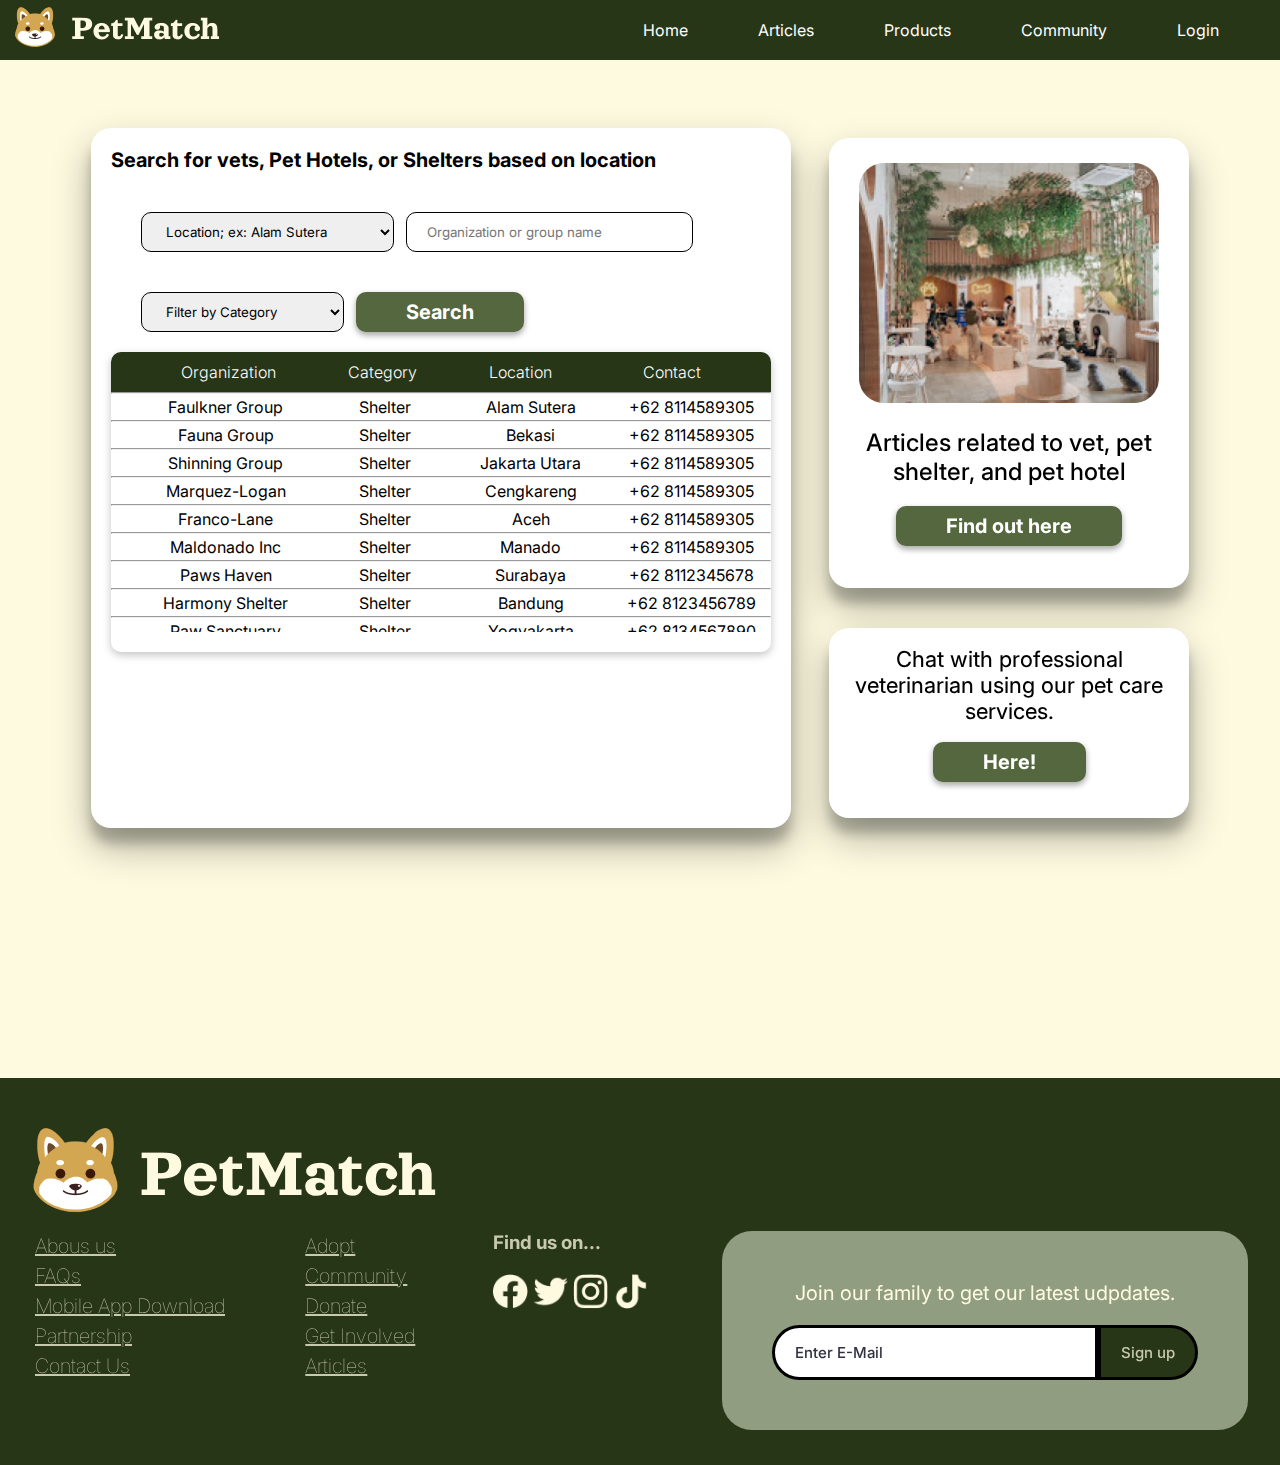
<file: pages/pet-service.html>
<!DOCTYPE html>
<html lang="en">

<head>
    <meta charset="UTF-8">
    <meta http-equiv="X-UA-Compatible" content="IE=edge">
    <meta name="viewport" content="width=device-width, initial-scale=1.0">
    <title>Pet-Service</title>
    <link rel="stylesheet" href="../assets/css/pet-service.css">
    <link rel="stylesheet" href="../assets/css/components.css">
    <link rel="stylesheet" href="https://fonts.googleapis.com/css?family=Inter">
</head>

<body>
    <nav id="navbar">
        <div>
            <a href="../pages/index.html"><img src="../assets/LogoIcons/logo.png" alt="LOGO"></a>
        </div>
        <div id="navbar-container">
            <a href="../pages/index.html">Home</a>
            <a href="../pages/article.html">Articles</a>
            <a href="../pages/product-page.html">Products</a>
            <a href="../pages/community.html">Community</a>
            <a id="nav-profile" href="../pages/login.html">Login</a>
        </div>
    </nav>

    <section id="shelter">
        <div id="container" class="styling">
            <p>Search for vets, Pet Hotels, or Shelters based on location</p>
            <div class="input-button">
                <select class="location button-sizing" name="option">
                    <option value="" disabled selected>Location; ex: Alam Sutera</option>
                    <option value="1">Jakarta</option>
                    <option value="2">Tangerang</option>
                    <option value="3">Bandung</option>
                    <option value="4">Aceh</option>
                    <option value="5">Papua</option>
                </select>
                <input class="button-sizing" id="location-name" type="text" name="Place Name"
                    placeholder="Organization or group name">
            </div>
            <div class="input-button">
                <select class="button-sizing" id="filter" name="filter">
                    <option value="" disabled selected>Filter by Category</option>
                    <option value="1">Vet</option>
                    <option value="2">Shelter</option>
                    <option value="3">Pet hotel</option>
                </select>
                <div class="here-button">
                    <p>Search</p>
                </div>
            </div>

            <div class="services">
                <div class="side">
                    <p>Organization</p>
                    <p class="margin-left">Category</p>
                    <p class="margin-left">Location</p>
                    <p>Contact</p>
                </div>
                <div class="scrollable-div" id="shelter-scroll">
                    <hr>
                    <div class="inline-text">
                        <div class="org test">
                            <h4>Faulkner Group</h4>
                        </div>
                        <div class="cate test">
                            <h4>Shelter</h4>
                        </div>
                        <div class="loc test">
                            <h4>Alam Sutera</h4>
                        </div>
                        <div class="cont test">
                            <h4>+62 8114589305</h4>
                        </div>
                    </div>
                    <hr>
                    <div class="inline-text">
                        <div class="org test">
                            <h4>Fauna Group</h4>
                        </div>
                        <div class="cate test">
                            <h4>Shelter</h4>
                        </div>
                        <div class="loc test">
                            <h4>Bekasi</h4>
                        </div>
                        <div class="cont test">
                            <h4>+62 8114589305</h4>
                        </div>
                    </div>
                    <hr>
                    <div class="inline-text">
                        <div class="org test">
                            <h4>Shinning Group</h4>
                        </div>
                        <div class="cate test">
                            <h4>Shelter</h4>
                        </div>
                        <div class="loc test">
                            <h4>Jakarta Utara</h4>
                        </div>
                        <div class="cont test">
                            <h4>+62 8114589305</h4>
                        </div>
                    </div>
                    <hr>
                    <div class="inline-text">
                        <div class="org test">
                            <h4>Marquez-Logan</h4>
                        </div>
                        <div class="cate test">
                            <h4>Shelter</h4>
                        </div>
                        <div class="loc test">
                            <h4>Cengkareng</h4>
                        </div>
                        <div class="cont test">
                            <h4>+62 8114589305</h4>
                        </div>
                    </div>
                    <hr>
                    <div class="inline-text">
                        <div class="org test">
                            <h4>Franco-Lane</h4>
                        </div>
                        <div class="cate test">
                            <h4>Shelter</h4>
                        </div>
                        <div class="loc test">
                            <h4>Aceh</h4>
                        </div>
                        <div class="cont test">
                            <h4>+62 8114589305</h4>
                        </div>
                    </div>
                    <hr>
                    <div class="inline-text">
                        <div class="org test">
                            <h4>Maldonado Inc</h4>
                        </div>
                        <div class="cate test">
                            <h4>Shelter</h4>
                        </div>
                        <div class="loc test">
                            <h4>Manado</h4>
                        </div>
                        <div class="cont test">
                            <h4>+62 8114589305</h4>
                        </div>
                    </div>
                    <hr>
                    <div class="inline-text">
                        <div class="org test">
                            <h4>Paws Haven</h4>
                        </div>
                        <div class="cate test">
                            <h4>Shelter</h4>
                        </div>
                        <div class="loc test">
                            <h4>Surabaya</h4>
                        </div>
                        <div class="cont test">
                            <h4>+62 8112345678</h4>
                        </div>
                    </div>
                    <hr>
                    <div class="inline-text">
                        <div class="org test">
                            <h4>Harmony Shelter</h4>
                        </div>
                        <div class="cate test">
                            <h4>Shelter</h4>
                        </div>
                        <div class="loc test">
                            <h4>Bandung</h4>
                        </div>
                        <div class="cont test">
                            <h4>+62 8123456789</h4>
                        </div>
                    </div>
                    <hr>
                    <div class="inline-text">
                        <div class="org test">
                            <h4>Paw Sanctuary</h4>
                        </div>
                        <div class="cate test">
                            <h4>Shelter</h4>
                        </div>
                        <div class="loc test">
                            <h4>Yogyakarta</h4>
                        </div>
                        <div class="cont test">
                            <h4>+62 8134567890</h4>
                        </div>
                    </div>
                    <hr>
                    <div class="inline-text">
                        <div class="org test">
                            <h4>Animal Haven</h4>
                        </div>
                        <div class="cate test">
                            <h4>Shelter</h4>
                        </div>
                        <div class="loc test">
                            <h4>Semarang</h4>
                        </div>
                        <div class="cont test">
                            <h4>+62 8145678901</h4>
                        </div>
                    </div>
                    <hr>
                    <div class="inline-text">
                        <div class="org test">
                            <h4>Whiskers Refuge</h4>
                        </div>
                        <div class="cate test">
                            <h4>Shelter</h4>
                        </div>
                        <div class="loc test">
                            <h4>Medan</h4>
                        </div>
                        <div class="cont test">
                            <h4>+62 8156789012</h4>
                        </div>
                    </div>
                    <hr>
                    <div class="inline-text">
                        <div class="org test">
                            <h4>Safe Haven</h4>
                        </div>
                        <div class="cate test">
                            <h4>Shelter</h4>
                        </div>
                        <div class="loc test">
                            <h4>Makassar</h4>
                        </div>
                        <div class="cont test">
                            <h4>+62 8167890123</h4>
                        </div>
                    </div>
                    <hr>
                    <div class="inline-text">
                        <div class="org test">
                            <h4>Love Paws Shelter</h4>
                        </div>
                        <div class="cate test">
                            <h4>Shelter</h4>
                        </div>
                        <div class="loc test">
                            <h4>Palembang</h4>
                        </div>
                        <div class="cont test">
                            <h4>+62 8178901234</h4>
                        </div>
                    </div>
                    <hr>
                    <div class="inline-text">
                        <div class="org test">
                            <h4>City Strays Rescue</h4>
                        </div>
                        <div class="cate test">
                            <h4>Shelter</h4>
                        </div>
                        <div class="loc test">
                            <h4>Pekanbaru</h4>
                        </div>
                        <div class="cont test">
                            <h4>+62 8189012345</h4>
                        </div>
                    </div>
                    <hr>
                    <div class="inline-text">
                        <div class="org test">
                            <h4>Animalo Shelter</h4>
                        </div>
                        <div class="cate test">
                            <h4>Shelter</h4>
                        </div>
                        <div class="loc test">
                            <h4>Padang</h4>
                        </div>
                        <div class="cont test">
                            <h4>+62 8190123456</h4>
                        </div>
                    </div>
                    <hr>
                    <div class="inline-text">
                        <div class="org test">
                            <h4>Paws Rescue</h4>
                        </div>
                        <div class="cate test">
                            <h4>Shelter</h4>
                        </div>
                        <div class="loc test">
                            <h4>Bali</h4>
                        </div>
                        <div class="cont test">
                            <h4>+62 8191234567</h4>
                        </div>
                    </div>
                    <hr>
                </div>
                <div class="scrollable-div" id="vet-scroll">
                    <div class="inline-text">
                        <div class="org test">
                            <h4>Paw Care Clinic</h4>
                        </div>
                        <div class="cate test">
                            <h4>Vets</h4>
                        </div>
                        <div class="loc test">
                            <h4>Jakarta</h4>
                        </div>
                        <div class="cont test">
                            <h4>+62 8234567890</h4>
                        </div>
                    </div>
                    <hr>
                    <div class="inline-text">
                        <div class="org test">
                            <h4>Furry Friends Vet</h4>
                        </div>
                        <div class="cate test">
                            <h4>Vets</h4>
                        </div>
                        <div class="loc test">
                            <h4>Surabaya</h4>
                        </div>
                        <div class="cont test">
                            <h4>+62 8245678901</h4>
                        </div>
                    </div>
                    <hr>
                    <div class="inline-text">
                        <div class="org test">
                            <h4>Pet Health Center</h4>
                        </div>
                        <div class="cate test">
                            <h4>Vets</h4>
                        </div>
                        <div class="loc test">
                            <h4>Bandung</h4>
                        </div>
                        <div class="cont test">
                            <h4>+62 8256789012</h4>
                        </div>
                    </div>
                    <hr>
                    <div class="inline-text">
                        <div class="org test">
                            <h4>Animal Care Clinic</h4>
                        </div>
                        <div class="cate test">
                            <h4>Vets</h4>
                        </div>
                        <div class="loc test">
                            <h4>Yogyakarta</h4>
                        </div>
                        <div class="cont test">
                            <h4>+62 8267890123</h4>
                        </div>
                    </div>
                    <hr>
                    <div class="inline-text">
                        <div class="org test">
                            <h4>Pet Wess Hospital</h4>
                        </div>
                        <div class="cate test">
                            <h4>Vets</h4>
                        </div>
                        <div class="loc test">
                            <h4>Semarang</h4>
                        </div>
                        <div class="cont test">
                            <h4>+62 8278901234</h4>
                        </div>
                    </div>
                    <hr>

                    <hr>
                    <div class="inline-text">
                        <div class="org test">
                            <h4>Swift Vets</h4>
                        </div>
                        <div class="cate test">
                            <h4>Vets</h4>
                        </div>
                        <div class="loc test">
                            <h4>Surabaya</h4>
                        </div>
                        <div class="cont test">
                            <h4>+62 8112345678</h4>
                        </div>
                    </div>
                    <hr>
                    <div class="inline-text">
                        <div class="org test">
                            <h4>Paws Care</h4>
                        </div>
                        <div class="cate test">
                            <h4>Vets</h4>
                        </div>
                        <div class="loc test">
                            <h4>Bandung</h4>
                        </div>
                        <div class="cont test">
                            <h4>+62 8123456789</h4>
                        </div>
                    </div>
                    <hr>
                    <div class="inline-text">
                        <div class="org test">
                            <h4>Friendly Vets</h4>
                        </div>
                        <div class="cate test">
                            <h4>Vets</h4>
                        </div>
                        <div class="loc test">
                            <h4>Yogyakarta</h4>
                        </div>
                        <div class="cont test">
                            <h4>+62 8134567890</h4>
                        </div>
                    </div>
                    <hr>
                    <div class="inline-text">
                        <div class="org test">
                            <h4>Careful Paws</h4>
                        </div>
                        <div class="cate test">
                            <h4>Vets</h4>
                        </div>
                        <div class="loc test">
                            <h4>Semarang</h4>
                        </div>
                        <div class="cont test">
                            <h4>+62 8145678901</h4>
                        </div>
                    </div>
                    <hr>
                    <div class="inline-text">
                        <div class="org test">
                            <h4>Pet Clinic</h4>
                        </div>
                        <div class="cate test">
                            <h4>Vets</h4>
                        </div>
                        <div class="loc test">
                            <h4>Medan</h4>
                        </div>
                        <div class="cont test">
                            <h4>+62 8156789012</h4>
                        </div>
                    </div>
                    <hr>
                    <div class="inline-text">
                        <div class="org test">
                            <h4>Animal Wellness</h4>
                        </div>
                        <div class="cate test">
                            <h4>Vets</h4>
                        </div>
                        <div class="loc test">
                            <h4>Makassar</h4>
                        </div>
                        <div class="cont test">
                            <h4>+62 8167890123</h4>
                        </div>
                    </div>
                    <hr>
                    <div class="inline-text">
                        <div class="org test">
                            <h4>Cat Care</h4>
                        </div>
                        <div class="cate test">
                            <h4>Vets</h4>
                        </div>
                        <div class="loc test">
                            <h4>Denpasar</h4>
                        </div>
                        <div class="cont test">
                            <h4>+62 8178901234</h4>
                        </div>
                    </div>
                    <hr>
                </div>
                <div class="scrollable-div" id="hotel-scroll">
                    <hr>
                    <div class="inline-text">
                        <div class="org test">
                            <h4>Furry Stay</h4>
                        </div>
                        <div class="cate test">
                            <h4>Pet Hotel</h4>
                        </div>
                        <div class="loc test">
                            <h4>Surabaya</h4>
                        </div>
                        <div class="cont test">
                            <h4>+62 8112345678</h4>
                        </div>
                    </div>
                    <hr>
                    <div class="inline-text">
                        <div class="org test">
                            <h4>Paws Inn</h4>
                        </div>
                        <div class="cate test">
                            <h4>Pet Hotel</h4>
                        </div>
                        <div class="loc test">
                            <h4>Bandung</h4>
                        </div>
                        <div class="cont test">
                            <h4>+62 8123456789</h4>
                        </div>
                    </div>
                    <hr>
                    <div class="inline-text">
                        <div class="org test">
                            <h4>Cozy Kennel</h4>
                        </div>
                        <div class="cate test">
                            <h4>Pet Hotel</h4>
                        </div>
                        <div class="loc test">
                            <h4>Yogyakarta</h4>
                        </div>
                        <div class="cont test">
                            <h4>+62 8134567890</h4>
                        </div>
                    </div>
                    <hr>
                    <div class="inline-text">
                        <div class="org test">
                            <h4>Pampered Paws</h4>
                        </div>
                        <div class="cate test">
                            <h4>Pet Hotel</h4>
                        </div>
                        <div class="loc test">
                            <h4>Semarang</h4>
                        </div>
                        <div class="cont test">
                            <h4>+62 8145678901</h4>
                        </div>
                    </div>
                    <hr>
                    <div class="inline-text">
                        <div class="org test">
                            <h4>Happy Tails</h4>
                        </div>
                        <div class="cate test">
                            <h4>Pet Hotel</h4>
                        </div>
                        <div class="loc test">
                            <h4>Medan</h4>
                        </div>
                        <div class="cont test">
                            <h4>+62 8156789012</h4>
                        </div>
                    </div>
                    <hr>
                    <div class="inline-text">
                        <div class="org test">
                            <h4>Purrfect Lodge</h4>
                        </div>
                        <div class="cate test">
                            <h4>Pet Hotel</h4>
                        </div>
                        <div class="loc test">
                            <h4>Makassar</h4>
                        </div>
                        <div class="cont test">
                            <h4>+62 8167890123</h4>
                        </div>
                    </div>
                    <hr>
                    <div class="inline-text">
                        <div class="org test">
                            <h4>Dreamy Retreat</h4>
                        </div>
                        <div class="cate test">
                            <h4>Pet Hotel</h4>
                        </div>
                        <div class="loc test">
                            <h4>Denpasar</h4>
                        </div>
                        <div class="cont test">
                            <h4>+62 8178901234</h4>
                        </div>
                    </div>
                    <hr>
                    <div class="inline-text">
                        <div class="org test">
                            <h4>Whisker's Haven</h4>
                        </div>
                        <div class="cate test">
                            <h4>Pet Hotel</h4>
                        </div>
                        <div class="loc test">
                            <h4>Jakarta</h4>
                        </div>
                        <div class="cont test">
                            <h4>+62 8189012345</h4>
                        </div>
                    </div>
                    <hr>
                    <div class="inline-text">
                        <div class="org test">
                            <h4>Paw Palace</h4>
                        </div>
                        <div class="cate test">
                            <h4>Pet Hotel</h4>
                        </div>
                        <div class="loc test">
                            <h4>Surabaya</h4>
                        </div>
                        <div class="cont test">
                            <h4>+62 8190123456</h4>
                        </div>
                    </div>
                    <hr>
                    <div class="inline-text">
                        <div class="org test">
                            <h4>Cozy Cattery</h4>
                        </div>
                        <div class="cate test">
                            <h4>Pet Hotel</h4>
                        </div>
                        <div class="loc test">
                            <h4>Bandung</h4>
                        </div>
                        <div class="cont test">
                            <h4>+62 8201234567</h4>
                        </div>
                    </div>
                    <hr>
                    <div class="inline-text">
                        <div class="org test">
                            <h4>Tail Wag Inn</h4>
                        </div>
                        <div class="cate test">
                            <h4>Pet Hotel</h4>
                        </div>
                        <div class="loc test">
                            <h4>Yogyakarta</h4>
                        </div>
                        <div class="cont test">
                            <h4>+62 8212345678</h4>
                        </div>
                    </div>
                    <hr>
                    <div class="inline-text">
                        <div class="org test">
                            <h4>Paw Prints Resort</h4>
                        </div>
                        <div class="cate test">
                            <h4>Pet Hotel</h4>
                        </div>
                        <div class="loc test">
                            <h4>Semarang</h4>
                        </div>
                        <div class="cont test">
                            <h4>+62 8223456789</h4>
                        </div>
                    </div>
                    <hr>

                </div>
            </div>

        </div>

        </div>



        </div>
        <div id="article-container">
            <div class="articles styling">
                <img src="../assets/PetServices/petcafe.png" alt="">
                <p>Articles related to vet, pet shelter, and pet hotel</p>
                <div class="here-button">
                    <p>Find out here</p>
                </div>
            </div>
            <div class="chat-prof styling">
                <p>Chat with professional veterinarian using our pet care services.</p>
                <div class="here-button">
                    <p>Here!</p>
                </div>
            </div>
        </div>
    </section>


    <footer id="footer">
        <div id="footer-logo">
            <img src="../assets/LogoIcons/Footer-Logo.png" alt="LOGO">
        </div>

        <div class="footer-container">
            <div class="about-us-1">
                <a>Abous us</a>
                <a>FAQs</a>
                <a>Mobile App Download</a>
                <a>Partnership</a>
                <a>Contact Us</a>
            </div>

            <div class="about-us-2">
                <a>Adopt</a>
                <a>Community</a>
                <a>Donate</a>
                <a>Get Involved</a>
                <a>Articles</a>
            </div>

            <div class="find-us">
                <h3>Find us on...</h3>
                <br>
                <div class="social-media">
                    <img src="../assets/SocialMedia/Facebook - Negative.png" alt="">
                    <img src="../assets/SocialMedia/Twitter - Negative.png" alt="">
                    <img src="../assets/SocialMedia/Instagram - Negative.png" alt="">
                    <img src="../assets/SocialMedia/TikTok - Negative.png" alt="">
                </div>
            </div>

            <div class="get-updates">
                <label for="input-label">Join our family to get our latest udpdates.</label>
                <div class="input-container">
                    <input type="text" placeholder="Enter E-Mail" id="enter-email">
                    <input type="submit" value="Sign up">
                </div>
            </div>
        </div>
    </footer>

</body>
<script src="../js/main.js"></script>
<script src="../js/service.js"></script>

</html>
</file>
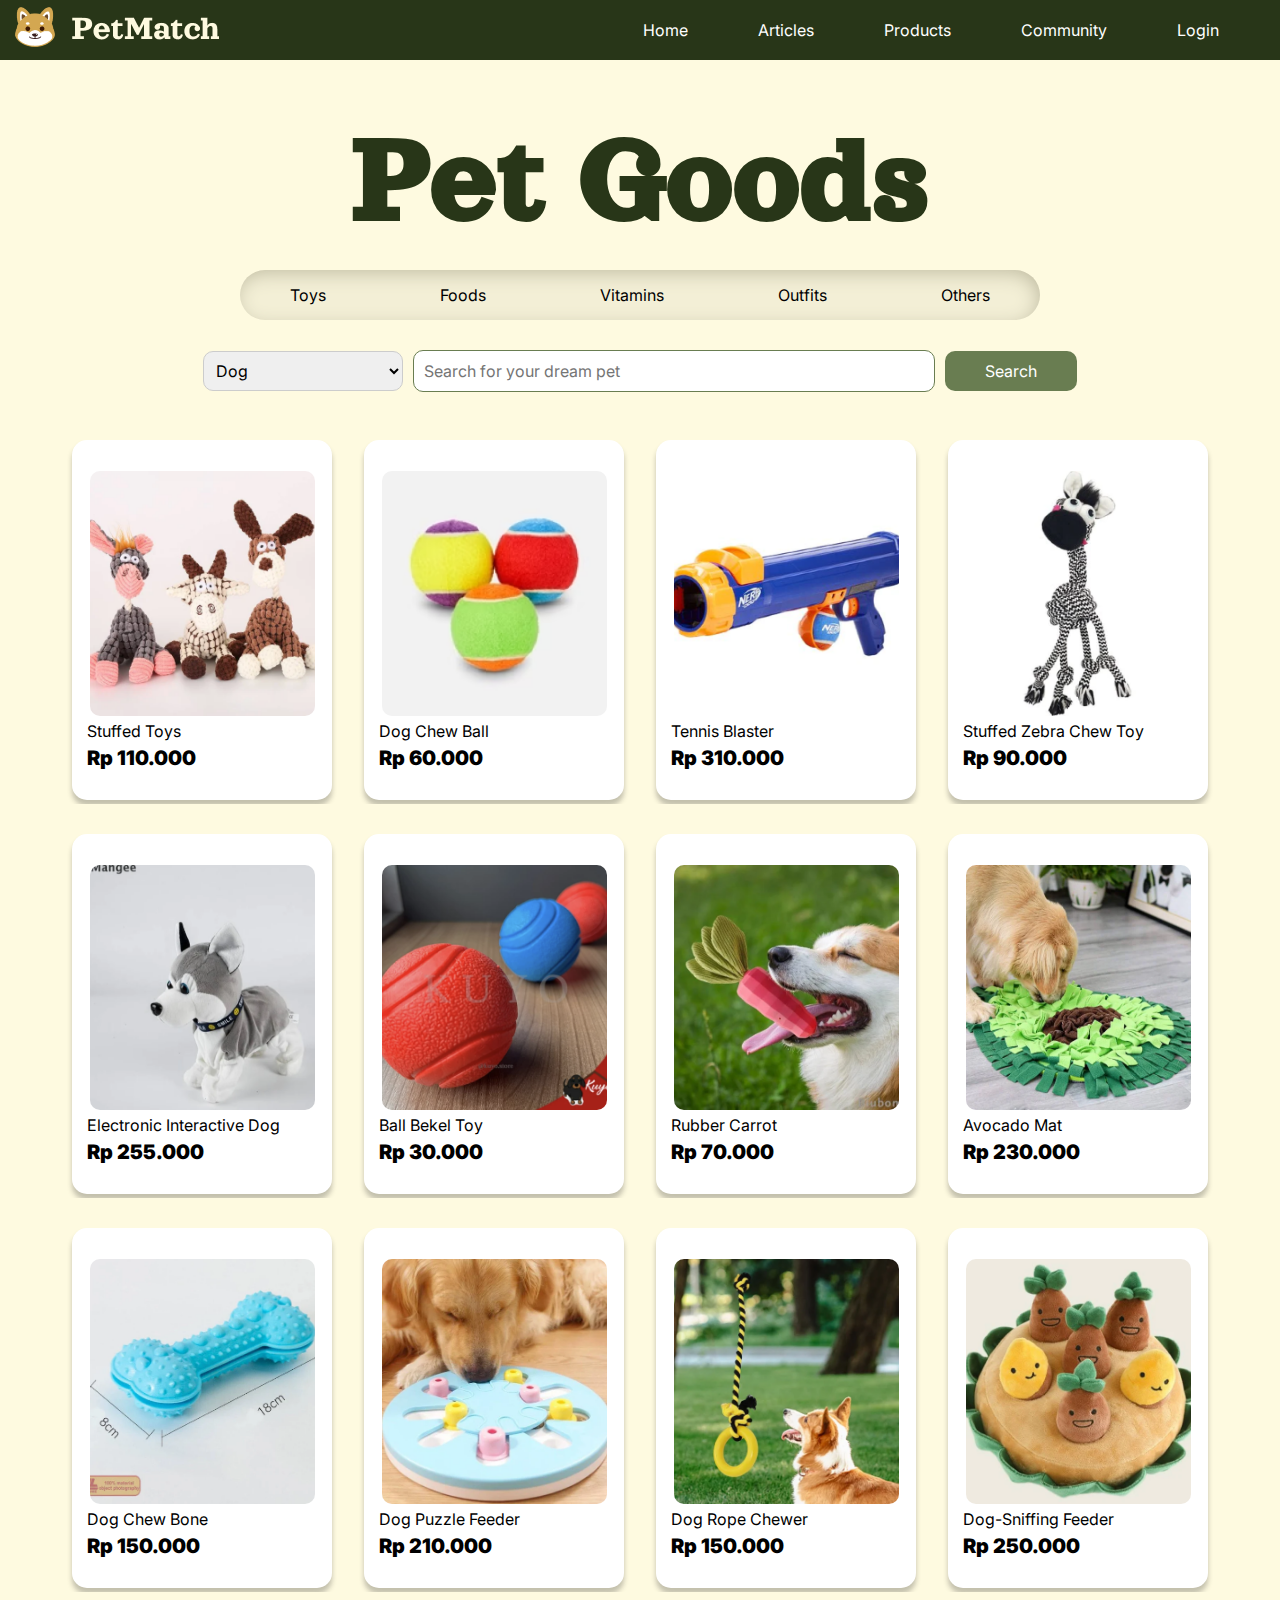
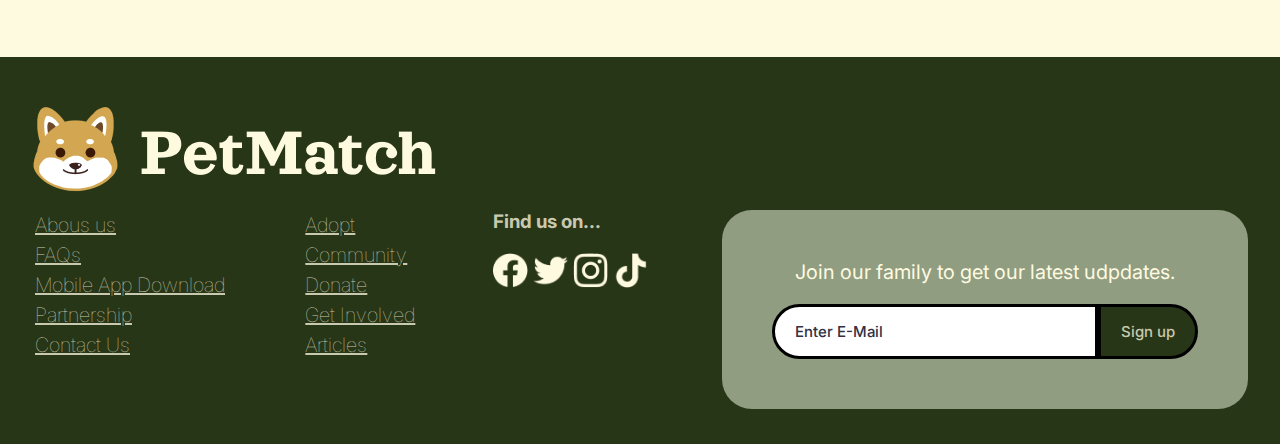
<file: pages/product-page.html>
<!DOCTYPE html>
<html lang="en">

<head>
    <meta charset="UTF-8">
    <meta http-equiv="X-UA-Compatible" content="IE=edge">
    <meta name="viewport" content="width=device-width, initial-scale=1.0">
    <title>Store</title>
    <link rel="stylesheet" href="../assets/css/product-page.css">
    <link rel="stylesheet" href="https://fonts.googleapis.com/css?family=Inter">
    <link rel="preconnect" href="https://fonts.googleapis.com">
    <link rel="preconnect" href="https://fonts.gstatic.com" crossorigin>
    <link
        href="https://fonts.googleapis.com/css2?family=Nunito:wght@400;500;600;800&family=Orelega+One&family=Poppins:wght@400;500;600&display=swap"
        rel="stylesheet">
    <script src="../js/productpage.js"></script>
</head>

<body>
    <nav id="navbar">
        <div>
            <a href="../pages/index.html"><img src="../assets/LogoIcons/logo.png" alt="LOGO"></a>
        </div>
        <div id="navbar-container">
            <a href="../pages/index.html" onclick="">Home</a>
            <a href="../pages/article.html">Articles</a>
            <a href="../pages/product-page.html">Products</a>
            <a href="../pages/community.html">Community</a>
            <a id="nav-profile" href="../pages/login.html">Login</a>
        </div>
    </nav>

    <div>
        <div class="selectioncontainer">
            <br><br><br>
            <h1>Pet Goods</h1>
            <br>
            <div class="filterbar">
                <div class="Toys" onclick="showToys()" id="optionbutton">Toys</div>
                <div class="Food" onclick="showFoods()" id="optionbutton">Foods</div>
                <div class="Vitamins" onclick="showVitamins()" id="optionbutton">Vitamins</div>
                <div class="Outfits" onclick="showOutfits()" id="optionbutton">Outfits</div>
                <div class="others" onclick="showOthers()" id="optionbutton">Others</div>


            </div>
            <div class="searchbar">
                <div class="search-container">
                    <div class="dropdown">
                        <select id="animals">
                            <option value="dog">Dog</option>
                            <option value="cat">Cat</option>
                            <option value="rabbit">Rabbit</option>
                            <option value="others">Others</option>
                        </select>
                    </div>
                    <input type="text" id="search-input" placeholder="Search for your dream pet">
                    <button type="submit" id="search-button">Search</button>
                </div>
            </div>
        </div>
        <div class="Toyspage" id="Toyspage">
            <div class="goodscontainer">
                <div class="goodsrow">
                    <div class="goods">
                        <div class="thumbnail"><img src="../assets/ProductPageRehome/StuffedToysPicOnly.png" alt=""
                                width="90%" class="pics"></div>
                        <div class="productTitle">Stuffed Toys</div>
                        <div class="productPrice">Rp 110.000</div>
                    </div>
                    <div class="goods">
                        <div class="thumbnail"><img src="../assets/ProductPageRehome/DogChewBallPicOnly.png" alt=""
                                width="90%" class="pics"></div>
                        <div class="productTitle">Dog Chew Ball</div>
                        <div class="productPrice">Rp 60.000</div>
                    </div>
                    <div class="goods">
                        <div class="thumbnail"><img src="../assets/ProductPageRehome/TennisPicOnly.png" alt=""
                                width="90%" class="pics"></div>
                        <div class="productTitle">Tennis Blaster</div>
                        <div class="productPrice">Rp 310.000</div>
                    </div>
                    <div class="goods">
                        <div class="thumbnail"><img src="../assets/ProductPageRehome/ZebraPicOnly.png" alt=""
                                width="90%" class="pics"></div>
                        <div class="productTitle">Stuffed Zebra Chew Toy</div>
                        <div class="productPrice">Rp 90.000</div>
                    </div>
                </div>
                <div class="goodsrow">
                    <div class="goods">
                        <div class="thumbnail"><img src="../assets/ProductPageRehome/ElectronicDogPicOnly.png" alt=""
                                width="90%" class="pics"></div>
                        <div class="productTitle">Electronic Interactive Dog</div>
                        <div class="productPrice">Rp 255.000</div>
                    </div>
                    <div class="goods">
                        <div class="thumbnail"><img src="../assets/ProductPageRehome/BallBekelPicOnly.png" alt=""
                                width="90%" class="pics"></div>
                        <div class="productTitle">Ball Bekel Toy</div>
                        <div class="productPrice">Rp 30.000</div>
                    </div>
                    <div class="goods">
                        <div class="thumbnail"><img src="../assets/ProductPageRehome/CarrotPicOnly.png" alt=""
                                width="90%" class="pics"></div>
                        <div class="productTitle">Rubber Carrot</div>
                        <div class="productPrice">Rp 70.000</div>
                    </div>
                    <div class="goods">
                        <div class="thumbnail"><img src="../assets/ProductPageRehome/AvocadoPicOnly.png" alt=""
                                width="90%" class="pics"></div>
                        <div class="productTitle">Avocado Mat</div>
                        <div class="productPrice">Rp 230.000</div>
                    </div>
                </div>
                <div class="goodsrow">
                    <div class="goods">
                        <div class="thumbnail"><img src="../assets/ProductPageRehome/BonePicOnly.png" alt="" width="90%"
                                class="pics"></div>
                        <div class="productTitle">Dog Chew Bone</div>
                        <div class="productPrice">Rp 150.000</div>
                    </div>
                    <div class="goods">
                        <div class="thumbnail"><img src="../assets/ProductPageRehome/DogPuzzlePicOnly.png" alt=""
                                width="90%" class="pics"></div>
                        <div class="productTitle">Dog Puzzle Feeder</div>
                        <div class="productPrice">Rp 210.000</div>
                    </div>
                    <div class="goods">
                        <div class="thumbnail"><img src="../assets/ProductPageRehome/DogRopePicOnly.png" alt=""
                                width="90%" class="pics"></div>
                        <div class="productTitle">Dog Rope Chewer</div>
                        <div class="productPrice">Rp 150.000</div>
                    </div>
                    <div class="goods">
                        <div class="thumbnail"><img src="../assets/ProductPageRehome/DogToySniffingPicOnly.png" alt=""
                                width="90%" class="pics"></div>
                        <div class="productTitle">Dog-Sniffing Feeder</div>
                        <div class="productPrice">Rp 250.000</div>
                    </div>
                </div>
            </div>
        </div>
        <div class="Foodpage" id="Foodpage">
            <div class="goodscontainer">
                <div class="goodsrow">
                    <div class="goods">
                        <div class="thumbnail"><img src="../assets/ProductPageRehome/happydogpiconly.png" alt=""
                                width="90%" class="pics"></div>
                        <div class="productTitle">Happy Dog Sensible</div>
                        <div class="productPrice">Rp 210.000</div>
                    </div>
                    <div class="goods">
                        <div class="thumbnail"><img src="../assets/ProductPageRehome/PedigreePicOnly.png" alt=""
                                width="90%" class="pics"></div>
                        <div class="productTitle">Pedigree</div>
                        <div class="productPrice">Rp 320.000</div>
                    </div>
                    <div class="goods">
                        <div class="thumbnail"><img src="../assets/ProductPageRehome/BakersPicOnly.png" alt=""
                                width="90%" class="pics"></div>
                        <div class="productTitle">Bakers</div>
                        <div class="productPrice">Rp 420.000</div>
                    </div>
                    <div class="goods">
                        <div class="thumbnail"><img src="../assets/ProductPageRehome/PurinaOnePicOnly.png" alt=""
                                width="90%" class="pics"></div>
                        <div class="productTitle">Purina One</div>
                        <div class="productPrice">Rp 356.000</div>
                    </div>
                </div>
                <div class="goodsrow">
                    <div class="goods">
                        <div class="thumbnail"><img src="../assets/ProductPageRehome/GrainZeroPicOnly.png" alt=""
                                width="90%" class="pics"></div>
                        <div class="productTitle">Grain Zero</div>
                        <div class="productPrice">Rp 555.000</div>
                    </div>
                    <div class="goods">
                        <div class="thumbnail"><img src="../assets/ProductPageRehome/BullyMaxPicOnly.png" alt=""
                                width="90%" class="pics"></div>
                        <div class="productTitle">Bully Max</div>
                        <div class="productPrice">Rp 450.000</div>
                    </div>
                    <div class="goods">
                        <div class="thumbnail"><img src="../assets/ProductPageRehome/RoyalCaninePic.png" alt=""
                                width="90%" class="pics"></div>
                        <div class="productTitle">Royal Canine</div>
                        <div class="productPrice">Rp 330.000</div>
                    </div>
                    <div class="goods">
                        <div class="thumbnail"><img src="../assets/ProductPageRehome/CesarPicOnly.png" alt=""
                                width="90%" class="pics"></div>
                        <div class="productTitle">Cesar</div>
                        <div class="productPrice">Rp 510.000</div>
                    </div>
                </div>
                <div class="goodsrow">
                    <div class="goods">
                        <div class="thumbnail"><img src="../assets/ProductPageRehome/KibblesPicOnly.png" alt=""
                                width="90%" class="pics"></div>
                        <div class="productTitle">Kibblese</div>
                        <div class="productPrice">Rp 430.000</div>
                    </div>
                    <div class="goods">
                        <div class="thumbnail"><img src="../assets/ProductPageRehome/PetLinePicOnly.png" alt=""
                                width="90%" class="pics"></div>
                        <div class="productTitle">PetLine</div>
                        <div class="productPrice">Rp 230.000</div>
                    </div>
                    <div class="goods">
                        <div class="thumbnail"><img src="../assets/ProductPageRehome/SundaysPicOnly.png" alt=""
                                width="90%" class="pics"></div>
                        <div class="productTitle">Sundays</div>
                        <div class="productPrice">Rp 210.000</div>
                    </div>
                    <div class="goods">
                        <div class="thumbnail"><img src="../assets/ProductPageRehome/DogChoizePicOnly.png" alt=""
                                width="90%" class="pics"></div>
                        <div class="productTitle">Dog Choize</div>
                        <div class="productPrice">Rp 410.000</div>
                    </div>
                </div>
            </div>
        </div>
        <div class="Vitaminspage" id="Vitaminspage">
            <div class="goodscontainer">
                <div class="goodsrow">
                    <div class="goods">
                        <div class="thumbnail"><img src="../assets/ProductPageRehome/Well_Good.png" alt="" width="90%"
                                class="pics"></div>
                        <div class="productTitle">Well & Good</div>
                        <div class="productPrice">Rp 310.000</div>
                    </div>
                    <div class="goods">
                        <div class="thumbnail"><img src="../assets/ProductPageRehome/Multivitamin.png" alt=""
                                width="90%" class="pics"></div>
                        <div class="productTitle">Multivitamin</div>
                        <div class="productPrice">Rp 230.000</div>
                    </div>
                    <div class="goods">
                        <div class="thumbnail"><img src="../assets/ProductPageRehome/HAPPYDOGMINI.png" alt=""
                                width="90%" class="pics"></div>
                        <div class="productTitle">HAPPY DOG MINI</div>
                        <div class="productPrice">Rp 415.000</div>
                    </div>
                    <div class="goods">
                        <div class="thumbnail"><img src="../assets/ProductPageRehome/Dinovite.png" alt="" width="90%"
                                class="pics"></div>
                        <div class="productTitle">Dinovite</div>
                        <div class="productPrice">Rp 550.000</div>
                    </div>
                </div>
                <div class="goodsrow">
                    <div class="goods">
                        <div class="thumbnail"><img src="../assets/ProductPageRehome/ZestyPaws.png" alt="" width="90%"
                                class="pics"></div>
                        <div class="productTitle">Zesty Paws</div>
                        <div class="productPrice">Rp 219.000</div>
                    </div>
                    <div class="goods">
                        <div class="thumbnail"><img src="../assets/ProductPageRehome/Dogsultra.png" alt="" width="90%"
                                class="pics"></div>
                        <div class="productTitle">Dogs Ultra</div>
                        <div class="productPrice">Rp 210.000</div>
                    </div>
                    <div class="goods">
                        <div class="thumbnail"><img src="../assets/ProductPageRehome/NaturVetCalciumm.png" alt=""
                                width="90%" class="pics"></div>
                        <div class="productTitle">Natur Vet Calcium</div>
                        <div class="productPrice">Rp 350.000</div>
                    </div>
                    <div class="goods">
                        <div class="thumbnail"><img src="../assets/ProductPageRehome/Natural.png" alt="" width="90%"
                                class="pics"></div>
                        <div class="productTitle">Natural</div>
                        <div class="productPrice">Rp 260.000</div>
                    </div>
                </div>
                <div class="goodsrow">
                    <div class="goods">
                        <div class="thumbnail"><img src="../assets/ProductPageRehome/Omega.png" alt="" width="90%"
                                class="pics"></div>
                        <div class="productTitle">Omega</div>
                        <div class="productPrice">Rp 190.000</div>
                    </div>
                    <div class="goods">
                        <div class="thumbnail"><img src="../assets/ProductPageRehome/NatureBest.png" alt="" width="90%"
                                class="pics"></div>
                        <div class="productTitle">Nature Best</div>
                        <div class="productPrice">Rp 280.000</div>
                    </div>
                    <div class="goods">
                        <div class="thumbnail"><img src="../assets/ProductPageRehome/PetHonesty.png" alt="" width="90%"
                                class="pics"></div>
                        <div class="productTitle">Pet PetHonesty</div>
                        <div class="productPrice">Rp 290.000</div>
                    </div>
                    <div class="goods">
                        <div class="thumbnail"><img src="../assets/ProductPageRehome/happydogpiconly.png" alt=""
                                width="90%" class="pics"></div>
                        <div class="productTitle">Happy Dog Sensible</div>
                        <div class="productPrice">Rp 213.000</div>
                    </div>
                </div>
            </div>
        </div>
        <div class="Outfitspage" id="Outfitspage">
            <div class="goodscontainer">
                <div class="goodsrow">
                    <div class="goods">
                        <div class="thumbnail"><img src="../assets/ProductPageRehome/GladiatorCostume.png" alt=""
                                width="90%" class="pics"></div>
                        <div class="productTitle">Gladiator</div>
                        <div class="productPrice">Rp 230.000</div>
                    </div>
                    <div class="goods">
                        <div class="thumbnail"><img src="../assets/ProductPageRehome/HAlloweenCostume.png" alt=""
                                width="90%" class="pics"></div>
                        <div class="productTitle">Halloween</div>
                        <div class="productPrice">Rp 215.000</div>
                    </div>
                    <div class="goods">
                        <div class="thumbnail"><img src="../assets/ProductPageRehome/HotdogCostume.png" alt=""
                                width="90%" class="pics"></div>
                        <div class="productTitle">Hotdog</div>
                        <div class="productPrice">Rp 299.000</div>
                    </div>
                    <div class="goods">
                        <div class="thumbnail"><img src="../assets/ProductPageRehome/ChristmasOutfit.png" alt=""
                                width="90%" class="pics"></div>
                        <div class="productTitle">Christmas Outfit</div>
                        <div class="productPrice">Rp 310.000</div>
                    </div>
                </div>
                <div class="goodsrow">
                    <div class="goods">
                        <div class="thumbnail"><img src="../assets/ProductPageRehome/StarWarsYodaCostume.png" alt=""
                                width="90%" class="pics"></div>
                        <div class="productTitle">Starwars Yoda</div>
                        <div class="productPrice">Rp 280.000</div>
                    </div>
                    <div class="goods">
                        <div class="thumbnail"><img src="../assets/ProductPageRehome/Hocus Pocus.png" alt="" width="90%"
                                class="pics"></div>
                        <div class="productTitle">Hocus Pocus</div>
                        <div class="productPrice">Rp 440.000</div>
                    </div>
                    <div class="goods">
                        <div class="thumbnail"><img src="../assets/ProductPageRehome/ArmyCostume.png" alt="" width="90%"
                                class="pics"></div>
                        <div class="productTitle">Army</div>
                        <div class="productPrice">Rp 160.000</div>
                    </div>
                    <div class="goods">
                        <div class="thumbnail"><img src="../assets/ProductPageRehome/DinoCostume.png" alt="" width="90%"
                                class="pics"></div>
                        <div class="productTitle">Dino</div>
                        <div class="productPrice">Rp 240.000</div>
                    </div>
                </div>
                <div class="goodsrow">
                    <div class="goods">
                        <div class="thumbnail"><img src="../assets/ProductPageRehome/HarryPotterCostume.png" alt=""
                                width="90%" class="pics"></div>
                        <div class="productTitle">HarryPotter</div>
                        <div class="productPrice">Rp 450.000</div>
                    </div>
                    <div class="goods">
                        <div class="thumbnail"><img src="../assets/ProductPageRehome/CowboyOutfit.png" alt=""
                                width="90%" class="pics"></div>
                        <div class="productTitle">CowDog</div>
                        <div class="productPrice">Rp 280.000</div>
                    </div>
                    <div class="goods">
                        <div class="thumbnail"><img src="../assets/ProductPageRehome/ChuckyConstume.png" alt=""
                                width="90%" class="pics"></div>
                        <div class="productTitle">Chucky Dog</div>
                        <div class="productPrice">Rp 310.000</div>
                    </div>
                    <div class="goods">
                        <div class="thumbnail"><img src="../assets/ProductPageRehome/HollyCostume.png" alt=""
                                width="90%" class="pics"></div>
                        <div class="productTitle">Holy Priest</div>
                        <div class="productPrice">Rp 280.000</div>
                    </div>
                </div>
            </div>
        </div>
        <div class="Otherspage" id="Otherspage">
            <div class="goodscontainer">
                <div class="goodsrow">
                    <div class="goods">
                        <div class="thumbnail"><img src="../assets/ProductPageRehome/BonePicOnly.png" alt="" width="90%"
                                class="pics"></div>
                        <div class="productTitle">Dog Chew Bone</div>
                        <div class="productPrice">Rp 150.000</div>
                    </div>
                    <div class="goods">
                        <div class="thumbnail"><img src="../assets/ProductPageRehome/DogPuzzlePicOnly.png" alt=""
                                width="90%" class="pics"></div>
                        <div class="productTitle">Dog Puzzle Feeder</div>
                        <div class="productPrice">Rp 210.000</div>
                    </div>
                    <div class="goods">
                        <div class="thumbnail"><img src="../assets/ProductPageRehome/DogRopePicOnly.png" alt=""
                                width="90%" class="pics"></div>
                        <div class="productTitle">Dog Rope Chewer</div>
                        <div class="productPrice">Rp 150.000</div>
                    </div>
                    <div class="goods">
                        <div class="thumbnail"><img src="../assets/ProductPageRehome/DogToySniffingPicOnly.png" alt=""
                                width="90%" class="pics"></div>
                        <div class="productTitle">Dog-Sniffing Feeder</div>
                        <div class="productPrice">Rp 250.000</div>
                    </div>
                </div>
                <div class="goodsrow">
                    <div class="goods">
                        <div class="thumbnail"><img src="../assets/ProductPageRehome/ElectronicDogPicOnly.png" alt=""
                                width="90%" class="pics"></div>
                        <div class="productTitle">Electronic Interactive Dog</div>
                        <div class="productPrice">Rp 255.000</div>
                    </div>
                    <div class="goods">
                        <div class="thumbnail"><img src="../assets/ProductPageRehome/BallBekelPicOnly.png" alt=""
                                width="90%" class="pics"></div>
                        <div class="productTitle">Ball Bekel Toy</div>
                        <div class="productPrice">Rp 30.000</div>
                    </div>
                    <div class="goods">
                        <div class="thumbnail"><img src="../assets/ProductPageRehome/CarrotPicOnly.png" alt=""
                                width="90%" class="pics"></div>
                        <div class="productTitle">Rubber Carrot</div>
                        <div class="productPrice">Rp 70.000</div>
                    </div>
                    <div class="goods">
                        <div class="thumbnail"><img src="../assets/ProductPageRehome/AvocadoPicOnly.png" alt=""
                                width="90%" class="pics"></div>
                        <div class="productTitle">Avocado Mat</div>
                        <div class="productPrice">Rp 230.000</div>
                    </div>
                </div>

                <div class="goodsrow">
                    <div class="goods">
                        <div class="thumbnail"><img src="../assets/ProductPageRehome/StuffedToysPicOnly.png" alt=""
                                width="90%" class="pics"></div>
                        <div class="productTitle">Stuffed Toys</div>
                        <div class="productPrice">Rp 110.000</div>
                    </div>
                    <div class="goods">
                        <div class="thumbnail"><img src="../assets/ProductPageRehome/DogChewBallPicOnly.png" alt=""
                                width="90%" class="pics"></div>
                        <div class="productTitle">Dog Chew Ball</div>
                        <div class="productPrice">Rp 60.000</div>
                    </div>
                    <div class="goods">
                        <div class="thumbnail"><img src="../assets/ProductPageRehome/TennisPicOnly.png" alt=""
                                width="90%" class="pics"></div>
                        <div class="productTitle">Tennis Blaster</div>
                        <div class="productPrice">Rp 310.000</div>
                    </div>
                    <div class="goods">
                        <div class="thumbnail"><img src="../assets/ProductPageRehome/ZebraPicOnly.png" alt=""
                                width="90%" class="pics"></div>
                        <div class="productTitle">Stuffed Zebra Chew Toy</div>
                        <div class="productPrice">Rp 90.000</div>
                    </div>
                </div>
            </div>
        </div>
    </div>



    <footer id="footer">
        <div id="footer-logo">
            <img src="../assets/LogoIcons/Footer-Logo.png" alt="LOGO">
        </div>

        <div class="footer-container">
            <div class="about-us-1">
                <a>Abous us</a>
                <a>FAQs</a>
                <a>Mobile App Download</a>
                <a>Partnership</a>
                <a>Contact Us</a>
            </div>

            <div class="about-us-2">
                <a>Adopt</a>
                <a>Community</a>
                <a>Donate</a>
                <a>Get Involved</a>
                <a>Articles</a>
            </div>

            <div class="find-us">
                <h3>Find us on...</h3>
                <br>
                <div class="social-media">
                    <img src="../assets/SocialMedia/Facebook - Negative.png" alt="">
                    <img src="../assets/SocialMedia/Twitter - Negative.png" alt="">
                    <img src="../assets/SocialMedia/Instagram - Negative.png" alt="">
                    <img src="../assets/SocialMedia/TikTok - Negative.png" alt="">
                </div>
            </div>

            <div class="get-updates">
                <label for="input-label">Join our family to get our latest udpdates.</label>
                <div class="input-container">
                    <input type="text" placeholder="Enter E-Mail" id="enter-email">
                    <input type="submit" value="Sign up">
                </div>
            </div>
        </div>
    </footer>

</body>
<script src="../js/main.js"></script>

</html>
</file>
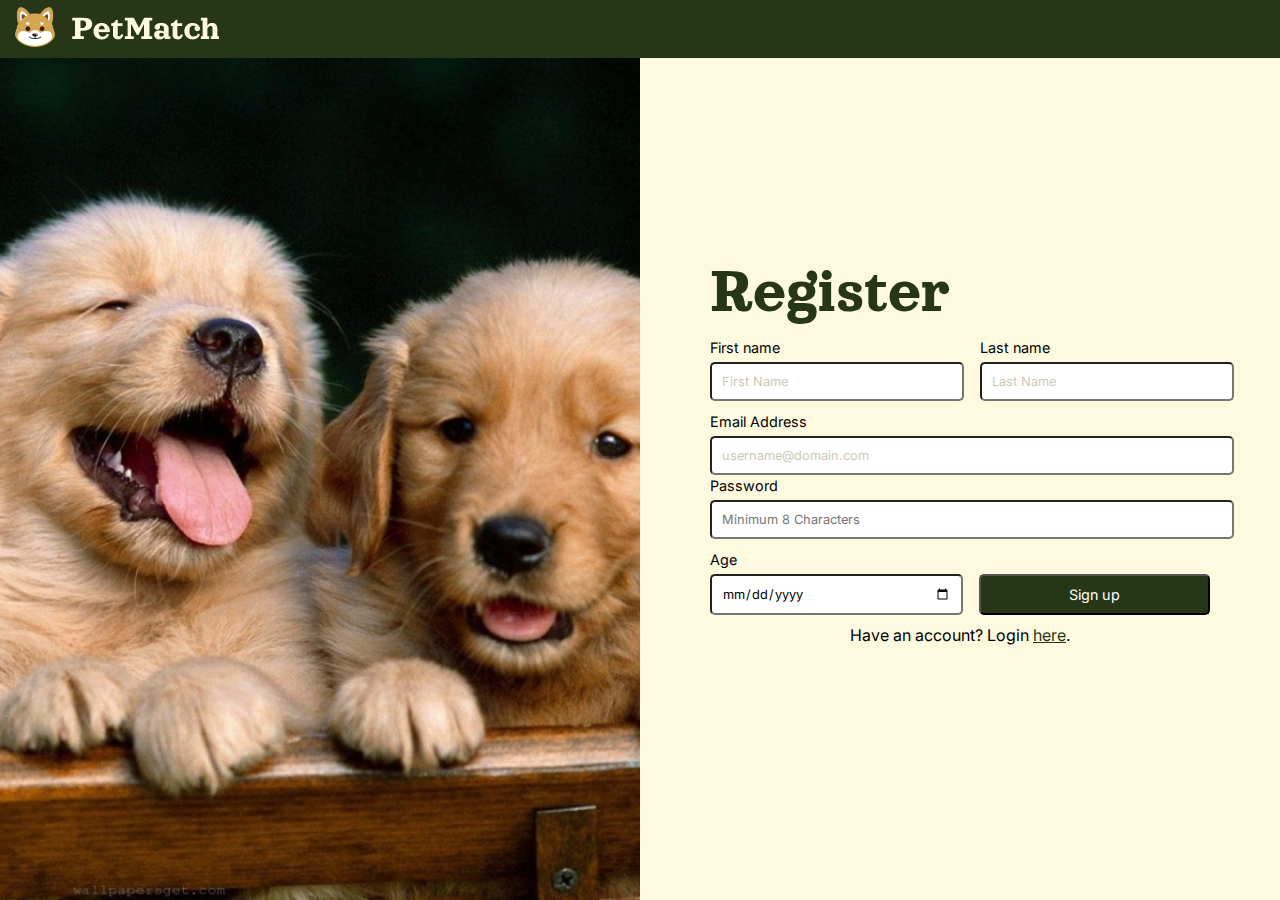
<file: pages/signup.html>
<!DOCTYPE html>
<html lang="en">

<head>
    <meta charset="UTF-8">
    <meta http-equiv="X-UA-Compatible" content="IE=edge">
    <meta name="viewport" content="width=device-width, initial-scale=1.0">
    <title>Register</title>
    <link rel="stylesheet" href="../assets/css/signup.css">
    <link rel="stylesheet" href="https://fonts.googleapis.com/css?family=Inter">
    <link rel="stylesheet" href="https://fonts.googleapis.com/css2?family=Orelega+One&display=swap">
</head>

<body>
    <nav id="navbar">
        <div>
            <a href="../pages/index.html"><img src="../assets/LogoIcons/logo.png" alt="LOGO"></a>
        </div>
    </nav>
    <!-- MAIN BODY HERE -->
    <div class="main">
        <div class="image-container">
            <img class="background-image" src="../assets/LoginSignupPage/Puppies.png" alt="Puppy background">
        </div>
        <div class="form-background">
            <div class="form-container">
                <h1>Register</h1>
                <form>
                    <div class="horizontal-field">
                        <div class="field-container">
                            <label for="fname">First name</label>
                            <input type="text" id="fname" name="fname" placeholder="First Name">
                        </div>
                        <div class="field-container">
                            <label for="lname">Last name</label>
                            <input type="text" id="lname" name="lname" placeholder="Last Name">
                        </div>
                    </div>
                    <div class="field-container">
                        <label for="email">Email Address</label>
                        <input type="text" id="email" name="email" placeholder="username@domain.com">
                    </div>
                    <div class="field-container">
                        <label for="password">Password</label>
                        <input type="password" id="password" name="password" placeholder="Minimum 8 Characters">
                    </div>
                    <div class="horizontal-field">
                        <div class="field-container">
                            <label for="age">Age</label>
                            <input type="date" id="age" name="age">
                        </div>
                        <input type="submit" value="Sign up" onclick="signupB(event)">
                    </div>
                    <p>Have an account? Login <a href="../pages/login.html">here</a>.</p>
                    <p id="err-msg"></p>
                </form>

            </div>
        </div>
    </div>

    <script src="../js/main.js"></script>
</body>

</html>
</file>
<file: assets/css/article.css>
* {
  margin: 0;
  padding: 0;
  font-family: inter, Galada;
}

body,
html {
  background-color: #fefae0;
}

/* Navbar */
#navbar {
  display: flex;
  background-color: #283618;
  position: fixed;
  width: 100%;
  z-index: 100;
  top: 0;
}

#navbar-container {
  display: flex;
  justify-content: space-between;
  align-items: center;
  margin-left: auto;
  margin-right: 2%;
}

#navbar-container a {
  display: flex;
  color: white;
  text-decoration: none;
  padding: 20px;
  margin-inline: 15px;
}

/* Footer */
Footer {
  /* Temporary Margin */
  margin-top: 100px;
  background-color: #283618;
}

#footer {
  display: flex;
  flex-direction: column;
  width: 100%;
  padding: 35px 0;
}

.footer-container {
  display: flex;
  flex-direction: row;
  justify-content: space-between;
  color: #c8c9ae;
  margin-inline: 2.5%;
}

.footer-logo img {
  width: 220%;
  height: auto;
}

.footer-container a {
  text-decoration: underline;
  font-weight: lighter;
  font-size: 20px;
  padding: 3px;
}

/*  */
.get-updates {
  display: flex;
  flex-direction: column;
  padding: 50px;
  background-color: #909d81;
  color: #fefae0;
  border-radius: 30px;

  --border-radius: 30px;
}

.get-updates label {
  padding-bottom: 20px;
  font-size: 20px;
  text-align: center;
}

.get-updates .input-container {
  display: flex;
}

.get-updates .input-container input {
  display: flex;
  border: 3px #000000 solid;
  padding: 15px 0;
  display: inline-block;

  font-weight: 500;
  font-size: 15px;
}

.get-updates .input-container input[type="text"] {
  width: 300px;
  color: #313144;
  border-radius: var(--border-radius) 0 0 var(--border-radius);
  padding-left: 20px;
}

.get-updates .input-container input[type="text"]::placeholder {
  color: #313144;
}

.get-updates .input-container input[type="submit"] {
  background-color: #283618;
  color: #c8c9ae;
  width: 100px;
  border-radius: 0 var(--border-radius) var(--border-radius) 0;
}

.about-us-2,
.about-us-1 {
  display: flex;
  justify-content: start;
  flex-direction: column;
}

.find-us img {
  width: 35px;
  height: 35px;
}

.social-media {
  display: flex;
  flex-direction: row;
  justify-content: space-between;
  grid-gap: 5px;
}

.containersearch {
  /* background-color: #000000; */
  padding-top: 80px;
  width: 100%;
  height: 300px;
  display: flex;
  align-items: center;
  justify-content: center;
}

form {
  margin-left: 80px;
  width: 1100px;
  height: 54px;
  border-radius: 15px;
}

form input {
  font-size: 20px;
  font-weight: 400;
  flex: 1;
  width: 650px;
  height: 54px;
  border-width: 2px;
  border-color: rgb(163, 162, 162);
  border-radius: 15px;
}

form button {
  margin-left: 30px;
  padding: 10px 30px;
  background-color: #54673e;
  border-radius: 10px;
  font-size: 20px;
  font-style: bold;
  letter-spacing: 1px;
}

.container form input[type="text"] {
  width: 1050px;
  color: #313144;
  border-radius: 15px;
  padding-left: 30px;
}

.slider-wrapper {
  display: flex;
  position: relative;
  background-color: #283618;
  width: 100%;
  height: 650px;
  padding-bottom: 50px;
  justify-content: center;
  align-items: center;
}

.slider {
  position: absolute;
  width: 1400px;
  height: 600px;
  overflow: hidden;
  margin-top: 50px;
}

.slide {
  /* background-color: rgb(255, 154, 23); */
  height: 500px;
  width: 500%;
  display: flex;
}

.slide input {
  display: none;
}

.sliders {
  width: 20%;
  height: 470px;
  transition: 2s;
  padding-top: 100px;
  justify-content: center;
  align-items: center;
  display: flex;
  /* background-color: aqua; */
}

.sliders img {
  object-position: -30% 60%;
  width: 800px;
  height: 500px;
  /* background-color: #C8C9AE; */
  border-radius: 40px;
  border: solid 5px;
  object-fit: fill;
}

.nagivation-manual {
  position: absolute;
  width: 1400px;
  margin-top: -40px;
  display: flex;
  justify-content: center;
}

.manual-btn {
  border: 2px solid white;
  padding: 5px;
  border-radius: 10px;
  cursor: pointer;
  transition: 1s;
}

.manual-btn:not(:last-child) {
  margin-right: 40px;
}

.manual-btn:hover {
  background-color: white;
}

#radio1:checked~.first {
  margin-left: 0;
}

#radio2:checked~.first {
  margin-left: -20%;
}

#radio3:checked~.first {
  margin-left: -40%;
}

.slide-title {
  /* background-color: aqua; */
  font-family: Galada;
  color: white;
  /* display: flex; */
  font-size: 96px;
  /* align-items: center; */
  /* justify-content: center; */
  margin-bottom: 550px;
  padding-top: 70px;
}

#article {
  /* background-color: red; */
  display: flex;
  justify-content: center;
  align-items: center;
  flex-direction: column;
  padding: 40px;
  /* background-color: red; */
  border-bottom: 1px solid rgba(0, 0, 0, 0.05);
}

.article-heading {
  display: flex;
  justify-content: right;
  align-items: center;
  flex-direction: column;
}

.article-heading h3 {
  font-size: 2.8rem;
  color: #000000;
  font-weight: 600;
}

.article-container {
  /* padding: 20px 200px; */
  width: 100%;
  /* background-color: red; */
  display: flex;
  justify-content: space-evenly;
  align-items: center;
  /* margin: 10px 0; */
  /* flex-wrap: wrap; */

}

.article-box {
  filter: drop-shadow(0px 8px 4px rgba(0, 0, 0, 0.25));
  border-radius: 5%;
  width: 392px;
  background-color: white;
  /* border: 1px solid #ececec; */
  margin: 20px;
}

/* W: 392px
H: 482px */
.articleimg {
  width: 100%;
  height: 400px;
}

.articleimg img {
  border-radius: 5% 5% 0 0;
  width: 100%;
  height: 100%;
  object-fit: cover;
  object-position: -20% 0;
}

.article-text {
  padding: 30px;
  display: flex;
  flex-direction: column;
}

.article-text span {
  color: black;
  font-size: 1rem;
}

.article-text .article-title {
  text-decoration: none;
  font-size: 1.6rem;
  font-weight: 500;
  color: #000000;
}

.article-text p {
  color: black;
  font-size: 0.9rem;
  display: -webkit-box;
  -webkit-line-clamp: 3;
  -webkit-box-orient: vertical;
  overflow: hidden;
  text-overflow: ellipsis;
  margin: 20px 0px;
}

.searchbar {
  margin-top: 15vh;
  margin-bottom: 3%;
}

.search-container {
  display: flex;
  justify-content: center;
  align-items: center;
}

#search-input {
  padding: 10px 10px;
  width: 500px;
  font-size: 16px;
  border: 1.5px solid #697D51;
  border-radius: 10px;
}

#search-button {
  padding: 10px 40px;
  background-color: #283618;
  color: white;
  border: none;
  border-radius: 6px;
  cursor: pointer;
  font-size: 16px;
  margin-left: 10px;

  transition: 0.2s;
}

.search-container #search-button:hover {
  transform: scale(1.1);
}

#button:hover {
  transform: scale(1.1);
}

.seemore-wrapper {
  height: 40px;
  /* background-color: yellow; */
  display: flex;
  justify-content: center;
  align-items: center;
  text-align: center;
  /* background-color: blue; */
  padding: 20px;
}

.seemore-box {
  border-radius: 18px;
  text-align: center;
  justify-content: center;
  align-items: center;
  width: 224px;
  height: 48px;
  padding: 8px 0px;
  background-color: #54673e;

  transition: 0.2s;
}

.seemore-box:hover {
  cursor: pointer;
  transform: scale(1.1);
}

.seemore-box p {
  margin-top: 10px;
  font-family: Inter;
  font-style: Bold;
  font-size: 20px;
  color: white;
}

.article-box:hover {
  cursor: pointer;
  transform: scale(1.05);
}

@media only screen and (max-width: 1522px) {
  .slider-wrapper {
    width: 240vh;
  }

  #article {
    width: 230vh;
  }

  .seemore-wrapper {
    padding: 30px 120vh;
  }

  .seemore-box {
    padding: 8px 40px;
    width: 300px;
  }

  .seemore-box p {
    width: 200px;
  }
}
</file>
<file: assets/css/community.css>
* {
    margin: 0;
    padding: 0;
    font-family: inter;
}

body,
html {
    background-color: #FEFAE0;
}

/* Navbar */
#navbar {
    display: flex;
    background-color: #283618;
    position: fixed;
    width: 100%;
    z-index: 100;
    top: 0;
}

#navbar-container {
    display: flex;
    justify-content: space-between;
    align-items: center;
    margin-left: auto;
    margin-right: 2%;
}

#navbar-container a {
    display: flex;
    color: white;
    text-decoration: none;
    padding: 20px;
    margin-inline: 15px;
}


/* Footer */
Footer {
    /* Temporary Margin */
    /* margin-top: 650px; */
    background-color: #283618;
    z-index: 1000;
    position: relative;
    bottom: 0;
}

#footer {
    display: flex;
    flex-direction: column;
    width: 100%;
    padding: 35px 0;
}

.footer-container {
    display: flex;
    flex-direction: row;
    justify-content: space-between;
    color: #C8C9AE;
    margin-inline: 2.5%;
}

.footer-logo img {
    width: 220%;
    height: auto;
}

.footer-container a {
    text-decoration: underline;
    font-weight: lighter;
    font-size: 20px;
    padding: 3px;
}

/*  */
.get-updates {
    display: flex;
    flex-direction: column;
    padding: 50px;
    background-color: #909D81;
    color: #FEFAE0;
    border-radius: 30px;

    --border-radius: 30px;
}

.get-updates label {
    padding-bottom: 20px;
    font-size: 20px;
    text-align: center;
}

.get-updates .input-container {
    display: flex;
}

.get-updates .input-container input {
    display: flex;
    border: 3px #000000 solid;
    padding: 15px 0;
    display: inline-block;

    font-weight: 500;
    font-size: 15px;
}

.get-updates .input-container input[type="text"] {
    width: 300px;
    color: #313144;
    border-radius: var(--border-radius) 0 0 var(--border-radius);
    padding-left: 20px;
}

.get-updates .input-container input[type="text"]::placeholder {
    color: #313144;
}


.get-updates .input-container input[type="submit"] {
    background-color: #283618;
    color: #C8C9AE;
    width: 100px;
    border-radius: 0 var(--border-radius) var(--border-radius) 0;
}

.about-us-2,
.about-us-1 {
    display: flex;
    justify-content: start;
    flex-direction: column;
}

.find-us img {
    width: 35px;
    height: 35px;
}

.social-media {
    display: flex;
    flex-direction: row;
    justify-content: space-between;
    grid-gap: 5px;
}

.comunity {
    display: flex;
    flex-direction: row;
    padding: 88px 180px;
    padding-right: 60px;

}

.comunity .left-bar {
    align-items: center;
    padding: 10px 30px;
    width: 820px;
    padding-right: 10px;
}

.comunity .left-bar .top {
    background-color: #FFFFFF;
    box-shadow: 0px 8px 4px rgba(0, 0, 0, 0.25);
    border-radius: 15px;
    padding: 10px 30px;
    width: 710px;
    height: 204px;
}

.comunity .left-bar .top .a {
    display: flex;
    flex-direction: row;
    align-items: center;
    justify-content: left;
    font-size: 30px;

}

.comunity .left-bar .top .title {
    padding-left: 30px;
    font-weight: 400;
    font-size: 36px;
    color: #000000;
    opacity: 0.5;
}

.comunity .left-bar .top .b {
    display: flex;
    margin-top: 8.6%;
    justify-content: left;
    align-items: center;
    padding-left: 110px;
}

.top .b img {
    margin: 0 18px;
}

.top .b button {
    margin-left: 45%;
    width: 125px;
    height: 44px;
    left: 545px;
    top: 142px;
    background: #54673E;
    border: 0;
    box-shadow: 0px 4px 4px rgba(0, 0, 0, 0.25);
    border-radius: 20px;
    font-family: Inter;
    font-style: normal;
    font-weight: 700;
    font-size: 20px;
    display: flex;
    justify-content: center;
    align-items: center;
    text-align: center;
    color: #FFFFFF;

    transition: 0.2s;
}

.top .b button:hover {
    cursor: pointer;
    transform: scale(1.1);
}

.left-bar .post {
    width: 710px;
    height: auto;
    margin: 30px 0px;
    background: #FFFFFF;
    box-shadow: 0px 8px 4px rgba(0, 0, 0, 0.25);
    border-radius: 15px;
    padding: 30px 30px;
}

.post .title {
    font-family: 'Inter';
    font-style: normal;
    font-weight: bold;
    font-size: 24px;
    line-height: 29px;
    padding: 20px 10px;
}

.post .info {
    font-family: 'Inter';
    font-style: normal;
    font-size: 18px;
    padding: 15px 10px;
}

.post .g {
    display: flex;
    justify-content: center;
    align-items: center;
    margin: 30px 0;
    margin-bottom: 45px;
}

.post .icon {
    display: flex;
    flex-direction: row;
    margin-left: 5px;
    margin-bottom: 20px;
    margin-top: 30px;
}

.post .i {
    margin: 0 10px;
}

.right-bar {
    display: flex;
    flex-direction: column;
    padding: 10px 10px;
    padding-left: 0px;
    padding-right: 45px;
    right: 4%;
    z-index: 80;
}

.right-bar #notiv {
    background-color: #FFFFFF;
    box-shadow: 0px 8px 4px rgba(0, 0, 0, 0.25);
    border-radius: 15px;
    padding: 10px 30px;
    width: 350px;
    height: 204px;
    display: flex;
    justify-content: space-between;
    flex-direction: column;
}

.right-bar #notiv h1 {
    margin-top: 10px;
    font-size: 22px;
}

.right-bar #top {
    background-color: #FFFFFF;
    box-shadow: 0px 8px 4px rgba(0, 0, 0, 0.25);
    border-radius: 15px;
    padding: 10px 30px;
    width: 350px;
    height: auto;
    display: flex;
    justify-content: space-between;
    flex-direction: column;
    margin-top: 30px;
    padding-bottom: 35px;
}

.right-bar #top h1 {
    margin-top: 10px;
    text-decoration: underline;
    font-size: 24px;
    margin-top: 20px;
    margin-bottom: 13px;
}

.right-bar #top .user {
    display: flex;
    flex-direction: row;
    justify-content: left;
    align-items: center;
    margin: 17px 12px;
}

.right-bar #top t {
    font-weight: bold;
    font-size: 20px;
    margin-left: 20px;
}

.right-bar .hot {
    background-color: #FFFFFF;
    box-shadow: 0px 8px 4px rgba(0, 0, 0, 0.25);
    border-radius: 15px;
    padding: 10px 30px;
    width: 350px;
    height: auto;
    display: flex;
    justify-content: space-between;
    flex-direction: column;
    margin-top: 30px;
    padding-bottom: 35px;
}

.right-bar .hot h1 {
    margin-top: 10px;
    text-decoration: underline;
    font-size: 24px;
    margin-top: 20px;
    margin-bottom: 13px;
}

.right-bar .hot li {
    display: flex;
    flex-direction: row;
    list-style: none;
    justify-content: space-between;
    align-items: center;
    color: #54673E;
    font-size: 15px;
    margin: 10px 0px;
    font-weight: 600;
}

.title input {
    font-size: 3vw;

    background-color: transparent;
    padding: 20px;
    border: 0px solid;
    color: black;
}

.title input:focus {
    outline: none;

}

#button-cursor {
    cursor: pointer;
}
</file>
<file: assets/css/components.css>
* {
    margin: 0;
    padding: 0;
    font-family: inter;
}

body,
html {
    background-color: #FEFAE0;
}

/* Navbar */
#navbar {
    display: flex;
    background-color: #283618;
    position: fixed;
    width: 100%;
    z-index: 100;
    top: 0;
}

#navbar-container {
    display: flex;
    justify-content: space-between;
    align-items: center;
    margin-left: auto;
    margin-right: 2%;
}

#navbar-container a {
    display: flex;
    color: white;
    text-decoration: none;
    padding: 20px;
    margin-inline: 15px;
}


/* Footer */
Footer {
    /* Temporary Margin */
    margin-top: 250px;
    background-color: #283618;
}

#footer {
    display: flex;
    flex-direction: column;
    width: 100%;
    padding: 35px 0;
}

.footer-container {
    display: flex;
    flex-direction: row;
    justify-content: space-between;
    color: #C8C9AE;
    margin-inline: 2.5%;
}

.footer-logo img {
    width: 220%;
    height: auto;
}

.footer-container a {
    text-decoration: underline;
    font-weight: lighter;
    font-size: 20px;
    padding: 3px;
}

/*  */
.get-updates {
    display: flex;
    flex-direction: column;
    padding: 50px;
    background-color: #909D81;
    color: #FEFAE0;
    border-radius: 30px;

    --border-radius: 30px;
}

.get-updates label {
    padding-bottom: 20px;
    font-size: 20px;
    text-align: center;
}

.get-updates .input-container {
    display: flex;
}

.get-updates .input-container input {
    display: flex;
    border: 3px #000000 solid;
    padding: 15px 0;
    display: inline-block;

    font-weight: 500;
    font-size: 15px;
}

.get-updates .input-container input[type="text"] {
    width: 300px;
    color: #313144;
    border-radius: var(--border-radius) 0 0 var(--border-radius);
    padding-left: 20px;
}

.get-updates .input-container input[type="text"]::placeholder {
    color: #313144;
}


.get-updates .input-container input[type="submit"] {
    background-color: #283618;
    color: #C8C9AE;
    width: 100px;
    border-radius: 0 var(--border-radius) var(--border-radius) 0;
}

.about-us-2,
.about-us-1 {
    display: flex;
    justify-content: start;
    flex-direction: column;
}

.find-us img {
    width: 35px;
    height: 35px;
}

.social-media {
    display: flex;
    flex-direction: row;
    justify-content: space-between;
    grid-gap: 5px;
}
</file>
<file: assets/css/diet-page.css>
* {
    margin: 0;
    padding: 0;
    font-family: inter;
}

body,
html {
    background-color: #fefae0;
}

/* Navbar */
#navbar {
    display: flex;
    background-color: #283618;
    position: fixed;
    width: 100%;
    z-index: 100;
    top: 0;
}

#navbar-container {
    display: flex;
    justify-content: space-between;
    align-items: center;
    margin-left: auto;
    margin-right: 2%;
}

#navbar-container a {
    display: flex;
    color: white;
    text-decoration: none;
    padding: 20px;
    margin-inline: 15px;
}

.heading-pic-wrapper {
    display: flex;
    height: 70vh;
    width: 100%;

    /* background-color: red; */
}

.heading-pic {
    display: flex;
    width: 100%;
    height: 50vh;
}

.heading-pic img {
    display: flex;
    width: 100%;
    height: auto;
}

.main {
    margin: auto;
    justify-content: center;
    align-items: center;
    align-content: center;
    text-align: center;

    width: 100%;
    height: 300px;
}

.diet-plan-heading {
    justify-content: center;
    align-items: center;
    align-content: center;
    text-align: center;

    width: 100%;
    height: auto;
}

.diet-plan-heading h1 {
    color: #283618;
    font-size: 130px;
    font-family: Orelega One;
    text-align: center;
}

.diet-plan-heading p {
    font-size: 30px;
    color: #283618;
}

.searchbar {
    padding-top: 30px;
}

.search-container {
    display: flex;
    justify-content: center;
    align-items: center;
}

#search-input {
    padding: 10px 100px;
    font-size: 16px;
    border: 1.5px solid #697d51;
    border-radius: 10px;
}

#search-button {
    padding: 10px 40px;
    background-color: #697d51;
    color: white;
    border: none;
    border-radius: 10px;
    cursor: pointer;
    font-size: 16px;
    margin-left: 10px;
}

#search-button:hover {
    background-color: #283618;
}

#optionbutton:hover {
    transform: scale(1.1);
}

.dropdown {
    padding-right: 10px;
}

select {
    width: 200px;
    padding: 8px;
    font-size: 16px;
    border: 1px solid #ccc;
    border-radius: 10px;
    box-sizing: border-box;
}

.content {
    width: 90%;
    margin: 30px auto 30px;
    /* border: 1px solid red; */
}

.content .main-content {
    margin: 30px;
    width: 100%;
    float: left;
    /* border-bottom: 2px solid #283618; */
}

.content .main-content .diet-plan {
    width: 95%;
    height: 270px;
    margin: 10px auto;
    border-radius: 5px;
    /* background-color: white; */
}

.content .main-content .diet-plan img {
    border-radius: 20px;
    object-position: -20% 0;
    object-fit: cover;
}

.content .main-content .diet-plan .dietimg {
    width: 20%;
    height: 100%;
    float: left;
}

.content .main-content .diet-plan .diet-plan-preview {
    padding: 10px;
    width: 75%;
    float: right;
}

.title {
    width: 100%;
    /* height: 50px; */
    /* background-color: aqua; */
    align-items: center;
    justify-content: space-between;
    display: flex;
    flex-wrap: wrap;
}

.title h1 {
    font-family: "Orelega One", cursive;
    font-size: 45px;
    font-weight: 500;
    color: #283618;
}

.title p {
    font-size: 20px;
    color: #283618;
}

.item {
    justify-content: end;
    width: 50%;
    height: fit-content;
    /* background-color: #d31919; */
    display: flex;
}

.catagory {
    border: 2px solid #283618;
    border-radius: 20px;
    padding: 10px 30px;
    /* background-color: red; */
    margin: 10px;
}

.content .main-content .diet-plan .diet-plan-preview .preview-text {
    margin-top: 50px;
    font-size: 20px;
    color: #283618;
}

.clearfix::after {
    content: "";
    display: block;
    clear: both;
}

/* Footer */
Footer {
    /* Temporary Margin */
    margin-top: 100px;
    background-color: #283618;
}

#footer {
    display: flex;
    flex-direction: column;
    width: 100%;
    padding: 35px 0;
}

.footer-container {
    display: flex;
    flex-direction: row;
    justify-content: space-between;
    color: #c8c9ae;
    margin-inline: 2.5%;
}

.footer-logo img {
    width: 220%;
    height: auto;
}

.footer-container a {
    text-decoration: underline;
    font-weight: lighter;
    font-size: 20px;
    padding: 3px;
}

/*  */
.get-updates {
    display: flex;
    flex-direction: column;
    padding: 50px;
    background-color: #909d81;
    color: #fefae0;
    border-radius: 30px;

    --border-radius: 30px;
}

.get-updates label {
    padding-bottom: 20px;
    font-size: 20px;
    text-align: center;
}

.get-updates .input-container {
    display: flex;
}

.get-updates .input-container input {
    display: flex;
    border: 3px #000000 solid;
    padding: 15px 0;
    display: inline-block;

    font-weight: 500;
    font-size: 15px;
}

.get-updates .input-container input[type="text"] {
    width: 300px;
    color: #313144;
    border-radius: var(--border-radius) 0 0 var(--border-radius);
    padding-left: 20px;
}

.get-updates .input-container input[type="text"]::placeholder {
    color: #313144;
}

.get-updates .input-container input[type="submit"] {
    background-color: #283618;
    color: #c8c9ae;
    width: 100px;
    border-radius: 0 var(--border-radius) var(--border-radius) 0;
}

.about-us-2,
.about-us-1 {
    display: flex;
    justify-content: start;
    flex-direction: column;
}

.find-us img {
    width: 35px;
    height: 35px;
}

.social-media {
    display: flex;
    flex-direction: row;
    justify-content: space-between;
    grid-gap: 5px;
}

hr{
    border: 1px solid #283618;
}
</file>
<file: assets/css/pet-profile.css>
* {
    margin: 0;
    padding: 0;
    font-family: inter;
}

body,
html {
    background-color: #FEFAE0;
}

/* Navbar */
#navbar {
    display: flex;
    background-color: #283618;
    position: fixed;
    width: 100%;
    z-index: 100;
    top: 0;
}

#navbar-container {
    display: flex;
    justify-content: space-between;
    align-items: center;
    margin-left: auto;
    margin-right: 2%;
}

#navbar-container a {
    display: flex;
    color: white;
    text-decoration: none;
    padding: 20px;
    margin-inline: 15px;
}


/* Footer */
Footer {
    margin-top: 50px;
    background-color: #283618;
}

#footer {
    display: flex;
    flex-direction: column;
    width: 100%;
    padding: 35px 0;
}

.footer-container {
    display: flex;
    flex-direction: row;
    justify-content: space-between;
    color: #C8C9AE;
    margin-inline: 2.5%;
}

.footer-logo img {
    width: 220%;
    height: auto;
}

.footer-container a {
    text-decoration: underline;
    font-weight: lighter;
    font-size: 20px;
    padding: 3px;
}

/*  */
.get-updates {
    display: flex;
    flex-direction: column;
    padding: 50px;
    background-color: #909D81;
    color: #FEFAE0;
    border-radius: 30px;

    --border-radius: 30px;
}

.get-updates label {
    padding-bottom: 20px;
    font-size: 20px;
    text-align: center;
}

.get-updates .input-container {
    display: flex;
}

.get-updates .input-container input {
    display: flex;
    border: 3px #000000 solid;
    padding: 15px 0;
    display: inline-block;

    font-weight: 500;
    font-size: 15px;
}

.get-updates .input-container input[type="text"] {
    width: 300px;
    color: #313144;
    border-radius: var(--border-radius) 0 0 var(--border-radius);
    padding-left: 20px;
}

.get-updates .input-container input[type="text"]::placeholder {
    color: #313144;
}


.get-updates .input-container input[type="submit"] {
    background-color: #283618;
    color: #C8C9AE;
    width: 100px;
    border-radius: 0 var(--border-radius) var(--border-radius) 0;
}

.about-us-2,
.about-us-1 {
    display: flex;
    justify-content: start;
    flex-direction: column;
}

.find-us img {
    width: 35px;
    height: 35px;
}

.social-media {
    display: flex;
    flex-direction: row;
    justify-content: space-between;
    grid-gap: 5px;
}

/* profile */

#profile {
    display: flex;
    justify-content: space-around;
    width: 100%;
    height: 330px;
    align-items: center;
    margin-top: 100px;
}

#profile img {
    height: 100%;
    margin-left: 103px;
}

#profile .details {
    height: 100%;
    width: 40%;
    display: flex;
    flex-direction: column;
    justify-content: space-between;
    margin-right: 100px;
}

#profile .details h2 {
    font-family: "Orelega One";
    font-size: 80px;
    margin: 0px;
    color: #283618;
}

#profile .left_right {
    width: 100%;
    display: flex;
    font-family: 'Inter';
    color: #283618;
    line-height: 30px;
    font-size: 18px;
}

#profile .left_right .info {
    display: flex;
    margin-right: 30px;
    text-align: left;
}

#profile .details .left_right .left {
    display: flex;
    margin-right: 50px;
}

#profile .details .left_right .right {
    display: flex;
}

#profile .details .left_right ul {
    padding: 0px;
}

#profile .details .left_right li {
    list-style-type: none;
}

#profile .details .title {
    font-weight: bold;
    margin-right: 20px;
}

#profile .details .text {
    font-weight: lighter;
    margin-right: 20px;
}

#profile .adoptMe {
    display: flex;
    align-items: center;
    height: 70px;
}

#profile .adoptMe button {
    height: 45px;
    font-family: "Orelega One";
    font-size: 18px;
    padding: 7px 50px 7px 50px;
    border-radius: 30px;
    border: none;
    background-color: #283618;
    color: #FEFAE0;
    margin-right: 20px;
    transition-duration: 0.2s;
}

#profile .adoptMe button:hover {
    cursor: pointer;
    margin-bottom: 5px;
    box-shadow: 5px 5px lightgray;
}

#profile .adoptMe button:active {
    margin-bottom: 2px;
    box-shadow: 2px 2px gray;
}

#profile .adoptMe p {
    font-family: "Orelega One";
    color: #283618;
}

/* pet info */
#pet_info {
    width: 72%;
    height: 180px;
    border-color: #283618;
    border-style: solid;
    border-width: 3px;
    border-radius: 10px;
    margin-left: 160px;
    margin-top: 30px;
    padding: 20px;
    font-size: 20px;
    display: flex;
    flex-direction: column;
    justify-content: space-between;
}

#pet_info ul {
    display: flex;
    margin-bottom: 50px;
    width: 100%;
}

#pet_info li {
    margin-right: 60px;
    list-style-type: none;
}

#pet_info .title {
    font-family: "Orelega One";
    font-size: 25px;
    font-weight: bold;
    color: #283618;
    margin-bottom: 10px;
}

#pet_info li {
    font-family: "Inter";
    font-style: italic;
}

#pet_info .i_am li i {
    color: #879360;
    margin-right: 5px;
}

#pet_info .but_i_am li i {
    color: #D92926;
    margin-right: 10px;
}

/* pet desc */
#pet_desc {
    width: 72%;
    height: 170px;
    border-color: #283618;
    border-style: solid;
    border-width: 3px;
    border-radius: 10px;
    margin-left: 160px;
    margin-top: 30px;
    padding: 20px;
    font-size: 20px;
    display: flex;
    flex-direction: column;
    justify-content: space-between;
}

#pet_desc .title {
    font-family: "Orelega One";
    font-size: 25px;
    font-weight: bold;
    color: #283618;
    margin-bottom: 5px;
}

/* buttons */
#buttons {
    display: flex;
    text-align: center;
    height: 100px;
    align-items: center;
    margin-left: 30%;
    margin-top: 40px;
}

#buttons button {
    height: 50px;
    width: 230px;
    padding: 7px 20px 7px 20px;
    border-radius: 30px;
    font-size: 20px;
}

#buttons .back {
    margin-right: 30px;
    background-color: #283618;
    border: none;
    transition-duration: 0.2s;
}

#buttons .back a {
    display: block;
    width: 100%;
    color: #FEFAE0;
    text-decoration: none;
    font-family: "Orelega One";
    font-size: 23px;
}

#buttons .fav {
    margin-right: 30px;
    background-color: #697D51;
    color: #FEFAE0;
    font-family: "Orelega One";
    font-size: 23px;
    border: none;
    transition-duration: 0.2s;
}

#buttons .back:hover,
.fav:hover {
    cursor: pointer;
    margin-bottom: 10px;
    box-shadow: 5px 5px lightgray;
}

#buttons .back:active,
.fav:active {
    margin-bottom: 5px;
    box-shadow: 2px 2px gray;
}
</file>
<file: assets/css/pet-service.css>
#shelter {
    display: flex;
    align-items: center;
    justify-content: center;

    grid-gap: 3%;

    margin-top: 10%;
}

#container {
    width: 700px;
    height: 700px;
}

#container p {
    padding: 20px;

    font-size: 20px;
    font-weight: 700;
}

.input-button {
    display: flex;
    flex-direction: row;

    padding: 20px 50px;
    grid-gap: 2%;
}

.services {
    width: 660px;
    height: 300px;

    display: flex;
    flex-direction: column;
    margin-inline: auto;

    border-radius: 10px;
    box-shadow: rgba(0, 0, 0, 0.24) 0px 3px 8px;
}

.scrollable-div {
    height: 240px;
    /* Adjust the height as needed */
    overflow-y: scroll;
    overflow-x: hidden;

    background-color: white;
}

.margin-left {
    margin-left: -18px;
}

#container .services .side {
    background-color: #283618;


    border-radius: 10px 10px 0px 0px;

    display: flex;
    justify-content: space-evenly;
    grid-gap: 10px;
}

#container .services .side p {
    color: white;

    font-size: 16px;
    font-weight: 300;
    padding: 10px;
}

#container .scrollable-div h4 {
    font-size: 16px;
    font-weight: 400;

    padding-block: 0px;
}

.side {
    display: flex;
    flex-direction: row;
    align-items: center;
}

.button-sizing {
    padding: 10px 50px 10px 20px;
    border-radius: 10px;
    border: black solid 1px;
}

#article-container {
    display: flex;
    flex-direction: column;
    grid-gap: 40px;
}

.styling {
    background-color: white;
    box-shadow: rgba(0, 0, 0, 0.3) 0px 19px 38px, rgba(0, 0, 0, 0.22) 0px 15px 12px;
    border-radius: 20px;
}

.articles {
    width: 360px;
    height: 450px;

    display: flex;
    flex-direction: column;
    align-items: center;
}

.articles img {
    width: 300px;
    height: 240px;

    margin-block: 25px;
}

.articles p {
    padding: 0px 30px 20px;

    font-size: 24px;
    font-weight: 500;
    text-align: center;
}

.chat-prof {
    width: 360px;
    height: 190px;
}

.chat-prof p {
    font-size: 22px;
    font-weight: 450;
    text-align: center;
    padding: 18px;
}

.here-button {
    display: flex;
    justify-content: center;
    align-items: center;
}

.here-button p,
#container .here-button p {
    background-color: #54673E;
    color: white;

    padding: 8px 50px;
    border-radius: 10px;


    font-size: 20px;
    font-weight: bold;

    box-shadow: rgba(0, 0, 0, 0.16) 0px 3px 6px, rgba(0, 0, 0, 0.23) 0px 3px 6px;

    transition: 0.2s;
}

.here-button:hover {
    cursor: pointer;
    transform: scale(1.1);
}

.inline-text {
    display: flex;
    flex-direction: row;
    align-items: center;
    padding-left: 20px;
    padding-block: 3px;
}

.inline-text:hover {
    background-color: #D9D9D9;
}

.test {
    text-align: center;
    display: flex;
    justify-content: center;
}

.org {
    width: 160px;
    height: 20px;
    margin-inline: 20px;
}

.cate {
    width: 100px;
    height: 20px;
    margin-inline: 18px;
}

.loc {
    width: 130px;
    height: 20px;
    margin: 0px 20px 0px 20px;
}

.cont {
    width: 170px;
    height: 20px;
}

#vet-scroll,
#hotel-scroll {
    display: none;
}

#shelter-scroll {
    display: block;
}
</file>
<file: assets/css/product-page.css>
* {
    margin: 0;
    padding: 0;
    font-family: inter;
}

body,
html {
    background-color: #FEFAE0;
}

/* Navbar */
#navbar {
    display: flex;
    background-color: #283618;
    position: fixed;
    width: 100%;
    z-index: 100;
    top: 0;
}

#navbar-container {
    display: flex;
    justify-content: space-between;
    align-items: center;
    margin-left: auto;
    margin-right: 2%;
}

#navbar-container a {
    display: flex;
    color: white;
    text-decoration: none;
    padding: 20px;
    margin-inline: 15px;
}

/* page */
.selectioncontainer {
    display: flex;
    flex-direction: column;
    width: 100%;
    height: 400px;
    /* background-color: whitesmoke; */
    justify-content: center;
    align-items: center;
    text-align: center;
    padding-top: 20px;

}

.selectioncontainer h1 {
    font-family: 'Orelega One', cursive;
    font-size: 130px;
    color: #283618;
}

.filterbar {
    width: 800px;
    height: 50px;
    background: #F3EFD6;
    box-shadow: inset -3px 5px 20px -3px #BDB99F;
    border-radius: 30px;
    display: flex;
    justify-content: space-between;
    align-items: center;
    /* padding-left: 70px; */
    /* padding-right: 70px; */
}

.buttons {
    text-decoration: none;
    color: #283618;
    font-family: inter;
    font-weight: bold;
}

.Toys .buttons {
    color: #FEFAE0;

}

.filterbar .Toys {
    /* background-color:#697D51 ; */
    padding: 15px;
    padding-left: 50px;
    padding-right: 50px;
    /* box-shadow: 0px 4px 4px rgba(0, 0, 0, 0.25), inset -4px -4px 7px #4A5839; */
    border-radius: 30px;
}

.filterbar .Food {
    /* background-color:#697D51 ; */
    padding: 15px;
    padding-left: 50px;
    padding-right: 50px;
    /* box-shadow: 0px 4px 4px rgba(0, 0, 0, 0.25), inset -4px -4px 7px #4A5839; */
    border-radius: 30px;
}

.filterbar .Vitamins {
    /* background-color:#697D51 ; */
    padding: 15px;
    padding-left: 50px;
    padding-right: 50px;
    /* box-shadow: 0px 4px 4px rgba(0, 0, 0, 0.25), inset -4px -4px 7px #4A5839; */
    border-radius: 30px;
}

.filterbar .Outfits {
    /* background-color:#697D51 ; */
    padding: 15px;
    padding-left: 50px;
    padding-right: 50px;
    /* box-shadow: 0px 4px 4px rgba(0, 0, 0, 0.25), inset -4px -4px 7px #4A5839; */
    border-radius: 30px;
}

.filterbar .others {
    /* background-color:#697D51 ; */
    padding: 15px;
    padding-left: 50px;
    padding-right: 50px;
    /* box-shadow: 0px 4px 4px rgba(0, 0, 0, 0.25), inset -4px -4px 7px #4A5839; */
    border-radius: 30px;
}

.searchbar {
    padding-top: 30px;
}

.search-container {
    display: flex;
    justify-content: center;
    align-items: center;
}

#search-input {
    padding: 10px 10px;
    width: 500px;
    font-size: 16px;
    border: 1.5px solid #697D51;
    border-radius: 10px;
}

#search-button {
    padding: 10px 40px;
    background-color: #697D51;
    color: white;
    border: none;
    border-radius: 10px;
    cursor: pointer;
    font-size: 16px;
    margin-left: 10px;
}

#search-button:hover {
    background-color: #283618;
}

#optionbutton:hover {
    transform: scale(1.1);
}

.dropdown {
    padding-right: 10px;
}

select {
    width: 200px;
    padding: 8px;
    font-size: 16px;
    border: 1px solid #ccc;
    border-radius: 10px;
    box-sizing: border-box;
}

.Toyspage {
    width: 100%;
    height: fit-content;
    padding-top: 20px;
    /* background-color: #000000; */
}

.Foodpage {
    display: none;
    width: 100%;
    height: fit-content;
    padding-top: 20px;
    /* background-color: #000000; */
}

.Outfitspage {
    display: none;
    width: 100%;
    height: fit-content;
    padding-top: 20px;
    /* background-color: #000000; */
}

.Vitaminspage {
    display: none;
    width: 100%;
    height: fit-content;
    padding-top: 20px;
    /* background-color: #000000; */
}

.Otherspage {
    display: none;
    width: 100%;
    height: fit-content;
    padding-top: 20px;
    /* background-color: #000000; */
}

.goodscontainer {
    display: flex;
    flex-wrap: wrap;
    flex-direction: column;
    gap: 30px;
}

.goodsrow {
    /* background-color: #4A5839; */
    height: fit-content;
    display: flex;
    flex-wrap: wrap;
    align-items: center;
    justify-content: center;
    gap: 2rem;
    overflow-x: scroll;
}

.goods {
    flex-shrink: 0;
    overflow-x: scroll;
    background-color: rgb(255, 255, 255);
    width: 250px;
    height: 350px;
    border-radius: 15px;
    margin-bottom: 4px;
    box-shadow: 0px 5.1655px 5.1655px rgba(22, 22, 22, 0.25);
    display: flex;
    flex-direction: column;
    justify-content: center;
    padding: 5px;
}

.thumbnail {
    align-self: center;
    width: 90%;
    height: 70%;
    color: #313144;
    border-radius: 10px;
    display: flex;
    align-items: center;
    justify-content: center;
    /* background-color: #283618; */
    /* background-image: url(./Images/happydogpiconly.png);
    background-size: contain; */
}

.pics {
    width: 100%;
    /* background-color: #283618; */
    height: 100%;
    object-fit: cover;
    border-radius: 10px;

}

.productTitle {
    padding-top: 5px;
    padding-left: 10px;
    font-weight: normal;
}

.productPrice {
    padding-top: 5px;
    padding-left: 10px;
    font-weight: 900;
    font-size: 20px;
}

/* Footer */
Footer {
    /* Temporary Margin */
    margin-top: 65px;
    background-color: #283618;
}

#footer {
    display: flex;
    flex-direction: column;
    width: 100%;
    padding: 35px 0;
}

.footer-container {
    display: flex;
    flex-direction: row;
    justify-content: space-between;
    color: #C8C9AE;
    margin-inline: 2.5%;
}

.footer-logo img {
    width: 220%;
    height: auto;
}

.footer-container a {
    text-decoration: underline;
    font-weight: lighter;
    font-size: 20px;
    padding: 3px;
}

/*  */
.get-updates {
    display: flex;
    flex-direction: column;
    padding: 50px;
    background-color: #909D81;
    color: #FEFAE0;
    border-radius: 30px;

    --border-radius: 30px;
}

.get-updates label {
    padding-bottom: 20px;
    font-size: 20px;
    text-align: center;
}

.get-updates .input-container {
    display: flex;
}

.get-updates .input-container input {
    display: flex;
    border: 3px #000000 solid;
    padding: 15px 0;
    display: inline-block;

    font-weight: 500;
    font-size: 15px;
}

.get-updates .input-container input[type="text"] {
    width: 300px;
    color: #313144;
    border-radius: var(--border-radius) 0 0 var(--border-radius);
    padding-left: 20px;
}

.get-updates .input-container input[type="text"]::placeholder {
    color: #313144;
}


.get-updates .input-container input[type="submit"] {
    background-color: #283618;
    color: #C8C9AE;
    width: 100px;
    border-radius: 0 var(--border-radius) var(--border-radius) 0;
}

.about-us-2,
.about-us-1 {
    display: flex;
    justify-content: start;
    flex-direction: column;
}

.find-us img {
    width: 35px;
    height: 35px;
}

.social-media {
    display: flex;
    flex-direction: row;
    justify-content: space-between;
    grid-gap: 5px;
}

::-webkit-scrollbar {
    display: none;
}
</file>
<file: assets/css/signup.css>
* {
    margin: 0;
    padding: 0;
    font-family: inter;
}

body,
html {
    background-color: #FEFAE0;
}

/* Navbar */
#navbar {
    display: flex;
    background-color: #283618;
    position: fixed;
    width: 100%;
    z-index: 100;
    top: 0;
}

#navbar-container {
    display: flex;
    justify-content: space-between;
    align-items: center;
    margin-left: auto;
    margin-right: 2%;
}

#navbar-container a {
    display: flex;
    color: white;
    text-decoration: none;
    padding: 20px;
    margin-inline: 15px;
}


/* Main Styles */

.main {
    height: 200px;
    min-height: 100vh;
    width: 100%;

    display: flex;
}

.image-container {
    width: 50%;
    height: 100%;
    overflow: hidden;
}

.image-container img {
    width: 100%;
    height: 100%;
    object-fit: cover;
    object-position: center;
}

.form-background {
    width: calc(50% - 140px);

    padding: 70px;

    display: flex;
    align-items: center;
    justify-content: center;
}

.form-background .form-container h1 {
    color: #283618;
    font-family: 'Orelega One', 'Inter', Arial, Helvetica, sans-serif;
    font-size: 4rem;
    font-weight: 500;
}

.horizontal-field {
    display: flex;
    align-items: end;

    width: 100%;
    margin: 10px 0;
    gap: 40px
}

.horizontal-field>.field-container {
    width: 50%;
}

label,
input[type="submit"] {
    font-size: .9rem;
}

input {
    width: 100%;
    padding: 10px;
    font-size: .8rem;

    margin-top: 5px;
    border-radius: 5px;
}

input[type="text"]::placeholder {
    color: #cdc9b6;
}

input[type="submit"] {
    background-color: #283618;
    color: white;
    width: 50%;
}

.form-container p {
    text-align: center;
}

.form-container p a {
    color: #283618;
}

#err-msg {
    display: none;
    color: red;
}
</file>
